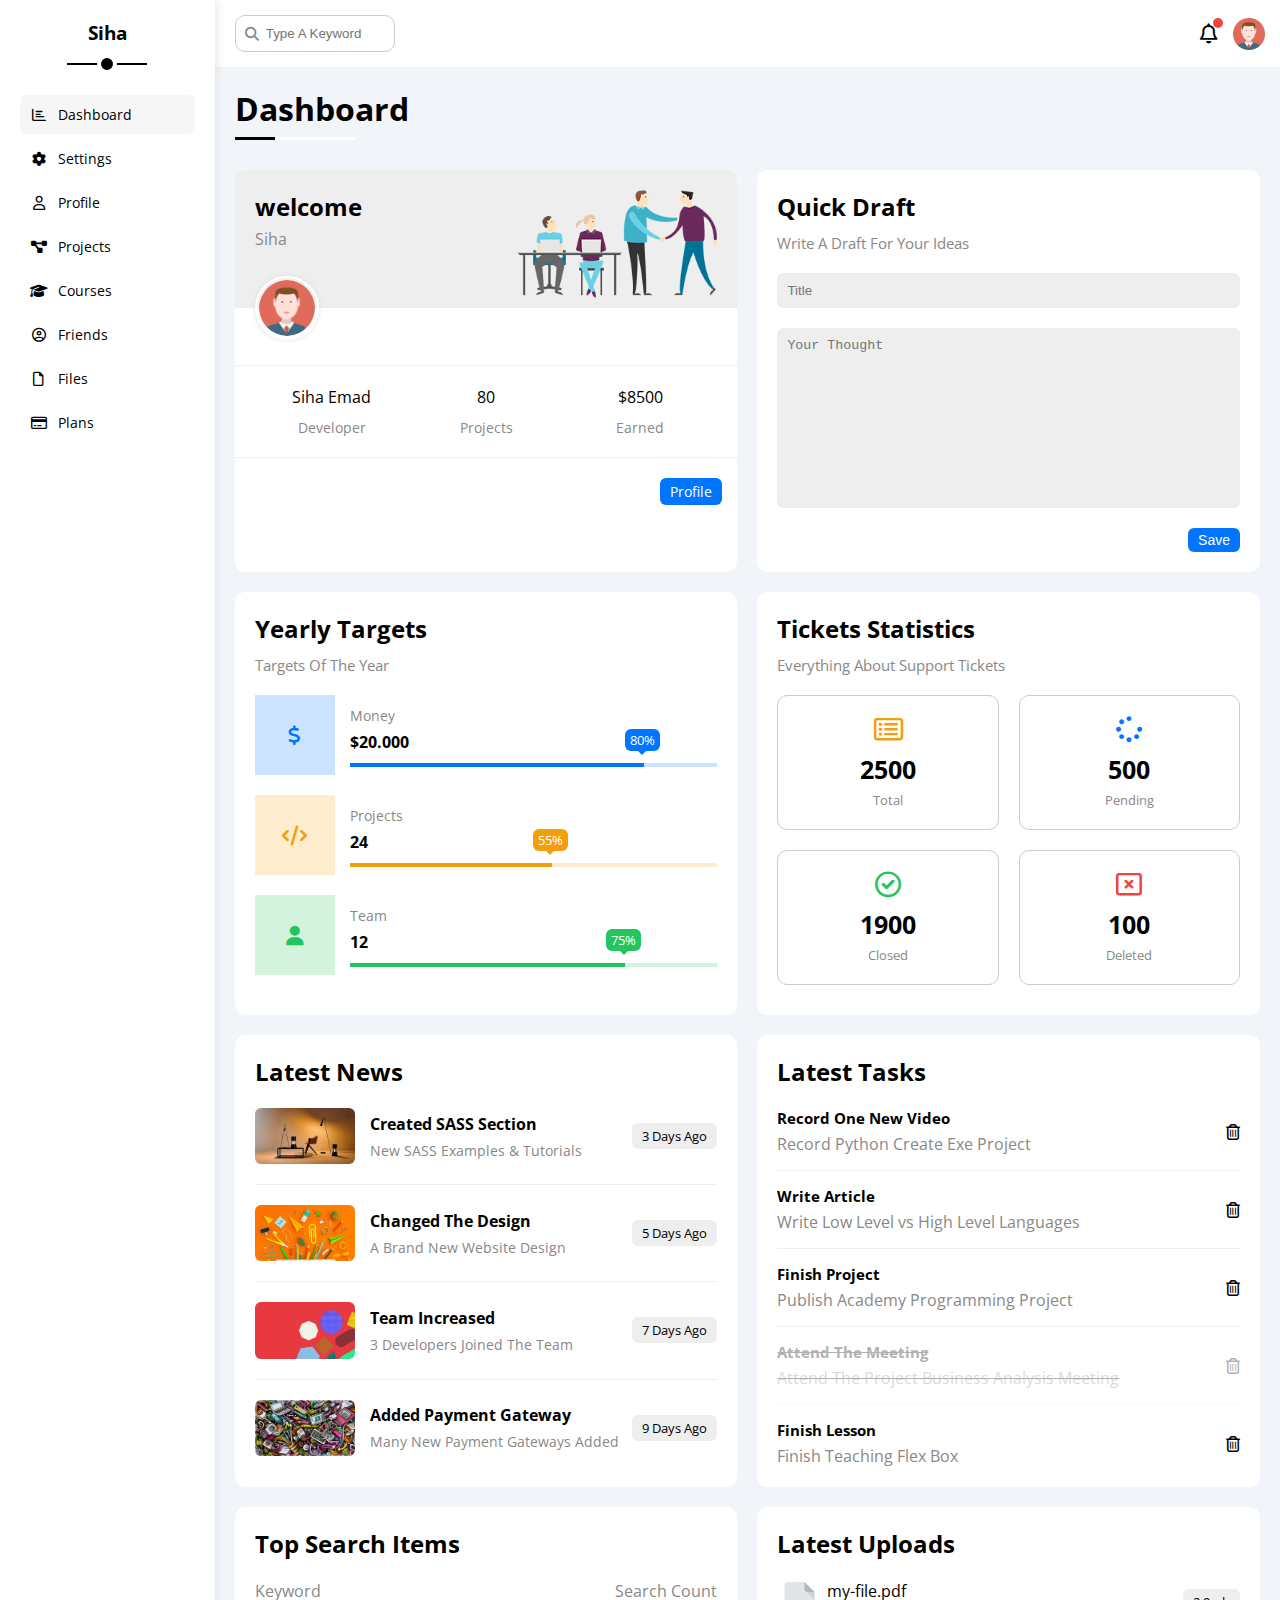
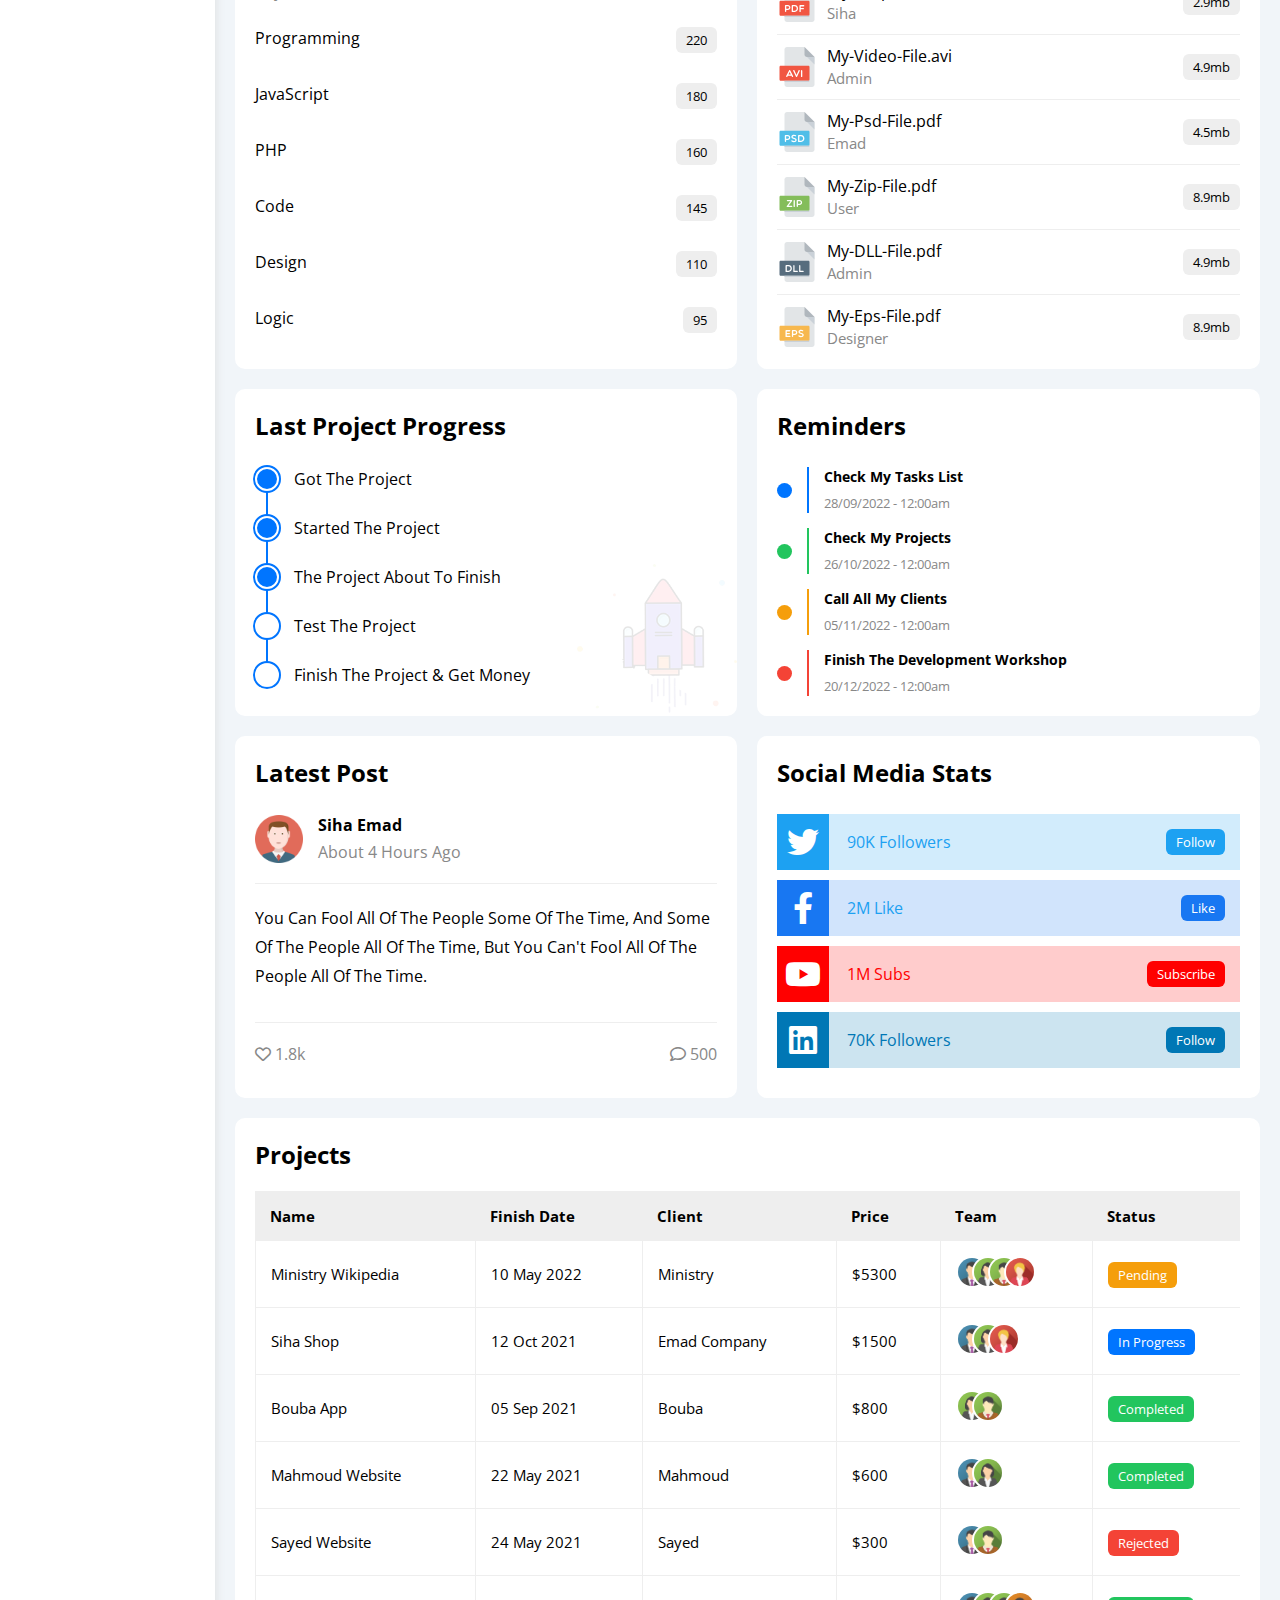
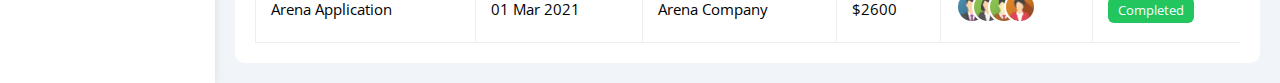
<file: index.html>
<!DOCTYPE html>
<html lang="en">
<head>
  <meta charset="UTF-8">
  <meta http-equiv="X-UA-Compatible" content="IE=edge">
  <meta name="viewport" content="width=device-width, initial-scale=1.0">
  <link rel="stylesheet" href="css/all.min.css">
  <link rel="stylesheet" href="css/framework.css">
  <link rel="stylesheet" href="css/master.css">
  <link rel="preconnect" href="https://fonts.googleapis.com" />
  <link rel="preconnect" href="https://fonts.gstatic.com" crossorigin />
  <link href="https://fonts.googleapis.com/css2?family=Open+Sans:wght@300;500&#038;display=swap" rel="stylesheet" />
  <title>Dashboard</title>
</head>
<body>
  <div class="page d-flex">
    <div class="sidebar bg-white p-20 p-relative">
      <h3 class="p-relative txt-c mt-0">Siha</h3>
      <ul>
        <li>
          <a class="active d-flex align-center fs-14 c-black rad-6 p-10" href="index.html">
            <i class="fa-regular fa-chart-bar fa-fw"></i>
            <span>Dashboard</span>
          </a>
        </li>
        <li>
          <a class="d-flex align-center fs-14 c-black rad-6 p-10" href="settings.html">
            <i class="fa-solid fa-gear fa-fw"></i>
            <span>Settings</span>
          </a>
        </li>
        <li>
          <a class="d-flex align-center fs-14 c-black rad-6 p-10" href="profile.html">
            <i class="fa-regular fa-user fa-fw"></i>
            <span>Profile</span>
          </a>
        </li>
        <li>
          <a class="d-flex align-center fs-14 c-black rad-6 p-10" href="projects.html">
            <i class="fa-solid fa-diagram-project fa-fw"></i>
            <span>Projects</span>
          </a>
        </li>
        <li>
          <a class="d-flex align-center fs-14 c-black rad-6 p-10" href="courses.html">
            <i class="fa-solid fa-graduation-cap fa-fw"></i>
            <span>Courses</span>
          </a>
        </li>
        <li>
          <a class="d-flex align-center fs-14 c-black rad-6 p-10" href="friends.html">
            <i class="fa-regular fa-circle-user fa-fw"></i>
            <span>Friends</span>
          </a>
        </li>
        <li>
          <a class="d-flex align-center fs-14 c-black rad-6 p-10" href="files.html">
            <i class="fa-regular fa-file fa-fw"></i>
            <span>Files</span>
          </a>
        </li>
        <li>
          <a class="d-flex align-center fs-14 c-black rad-6 p-10" href="plans.html">
            <i class="fa-regular fa-credit-card fa-fw"></i>
            <span>Plans</span>
          </a>
        </li>
      </ul>
    </div>
    <div class="content w-full">
      <!-- start head -->
      <div class="head bg-white p-15 between-flex">
        <div class="search p-relative">
          <input class="p-10" type="search" placeholder="Type A Keyword">
        </div>
        <div class="icons d-flex align-center">
          <span class="notification p-relative">
            <i class="fa-regular fa-bell fa-lg"></i>
          </span>
          <img src="imgs/avatar.png" alt="photo">
        </div>
      </div>
      <!-- end head -->
      <h1 class="p-relative">Dashboard</h1>
      <div class="wrapper d-grid gap-20">
        <!-- start welcome widget -->
        <div class="welcome bg-white rad-10 txt-c-mobile block-mobile">
          <div class="intro p-20 d-flex space-between bg-eee">
            <div>
              <h2 class="m-0">welcome</h2>
              <p class="c-grey mt-5">Siha</p>
            </div>
            <img class="hide-mobile" src="imgs/welcome.png" alt="photo">
          </div>
          <img src="imgs/avatar.png" alt="photo" class="avatar">
          <div class="body txt-c d-flex p-20 mt-20 mb-20 block-mobile">
            <div>Siha Emad <span class="d-block c-grey fs-14 mt-10">Developer</span></div>
            <div>80 <span class="d-block c-grey fs-14 mt-10">Projects</span></div>
            <div>$8500 <span class="d-block c-grey fs-14 mt-10">Earned</span></div>
          </div>
          <a href="profile.html" class="visit d-block fs-14 bg-blue c-white w-fit btn-shape">Profile</a>
        </div>
        <!-- end welcome widget -->
        <!-- start quick draft widget -->
        <div class="quick-draft p-20 bg-white rad-10">
          <h2 class="mt-0 mb-10">Quick Draft</h2>
          <p class="mt-0 mb-20 c-grey fs-15">Write A Draft For Your Ideas</p>
          <form>
            <input class="d-block mb-20 w-full p-10 b-none bg-eee rad-6" type="text" placeholder="Title">
            <textarea class="d-block mb-20 w-full p-10 b-none bg-eee rad-6" placeholder="Your Thought"></textarea>
            <input class="save d-block fs-14 bg-blue c-white b-none w-fit btn-shape" type="submit" value="Save">
          </form>
        </div>
        <!-- end quick draft widget -->
        <!-- start targets widget -->
        <div class="targets p-20 bg-white rad-10">
          <h2 class="mt-0 mb-10">Yearly Targets</h2>
          <p class="mt-0 mb-20 c-grey fs-15">Targets Of The Year</p>
          <div class="target-row mb-20 d-flex align-center blue">
            <div class="icon center-flex">
              <i class="fa-solid fa-dollar-sign fa-lg c-blue"></i>
            </div>
            <div class="details">
              <span class="fs-14 c-grey">Money</span>
              <span class="d-block mt-5 mb-10 fw-bold">$20.000</span>
              <div class="progress p-relative">
                <span class="bg-blue blue" style="width: 80%">
                  <span class="bg-blue">80%</span>
                </span>
              </div>
            </div>
          </div>
          <div class="target-row mb-20 d-flex align-center orange">
            <div class="icon center-flex">
              <i class="fa-solid fa-code fa-lg c-orange"></i>
            </div>
            <div class="details">
              <span class="fs-14 c-grey">Projects</span>
              <span class="d-block mt-5 mb-10 fw-bold">24</span>
              <div class="progress p-relative">
                <span class="bg-orange orange" style="width: 55%">
                  <span class="bg-orange">55%</span>
                </span>
              </div>
            </div>
          </div>
          <div class="target-row mb-20 d-flex align-center green">
            <div class="icon center-flex">
              <i class="fa-solid fa-user fa-lg c-green"></i>
            </div>
            <div class="details">
              <span class="fs-14 c-grey">Team</span>
              <span class="d-block mt-5 mb-10 fw-bold">12</span>
              <div class="progress p-relative">
                <span class="bg-green green" style="width: 75%">
                  <span class="bg-green">75%</span>
                </span>
              </div>
            </div>
          </div>
        </div>
        <!-- end targets widget -->
        <!-- start ticket widget -->
        <div class="tickets p-20 bg-white rad-10">
          <h2 class="mt-0 mb-10">Tickets Statistics</h2>
          <p class="mt-0 mb-20 c-grey fs-15">Everything About Support Tickets</p>
          <div class="d-flex txt-c gap-20 f-wrap">
            <div class="box p-20 rad-10 fs-13 c-grey">
              <i class="fa-regular fa-rectangle-list fa-2x mb-10 c-orange"></i>
              <span class="d-block c-black fw-bold fs-25 mb-5">2500</span>
              Total
            </div>
            <div class="box p-20 rad-10 fs-13 c-grey">
              <i class="fa-solid fa-spinner fa-2x mb-10 c-blue"></i>
              <span class="d-block c-black fw-bold fs-25 mb-5">500</span>
              Pending
            </div>
            <div class="box p-20 rad-10 fs-13 c-grey">
              <i class="fa-regular fa-circle-check fa-2x mb-10 c-green"></i>
              <span class="d-block c-black fw-bold fs-25 mb-5">1900</span>
              Closed
            </div>
            <div class="box p-20 rad-10 fs-13 c-grey">
              <i class="fa-regular fa-rectangle-xmark fa-2x mb-10 c-red"></i>
              <span class="d-block c-black fw-bold fs-25 mb-5">100</span>
              Deleted
            </div>
          </div>
        </div>
        <!-- end ticket widget -->
        <!-- start latest news -->
        <div class="latest-news p-20 bg-white rad-10 txt-c-mobile">
          <h2 class="mt-0 mb-20">Latest News</h2>
          <div class="news-row d-flex align-center">
            <img src="imgs/news-01.png" alt="photo">
            <div class="info">
              <h3>Created SASS Section</h3>
              <p class="m-0 fs-14 c-grey">New SASS Examples & Tutorials</p>
            </div>
            <div class="btn-shape bg-eee fs-13 label">3 Days Ago</div>
          </div>
          <div class="news-row d-flex align-center">
            <img src="imgs/news-02.png" alt="photo">
            <div class="info">
              <h3>Changed The Design</h3>
              <p class="m-0 fs-14 c-grey">A Brand New Website Design</p>
            </div>
            <div class="btn-shape bg-eee fs-13 label">5 Days Ago</div>
          </div>
          <div class="news-row d-flex align-center">
            <img src="imgs/news-03.png" alt="photo">
            <div class="info">
              <h3>Team Increased</h3>
              <p class="m-0 fs-14 c-grey">3 Developers Joined The Team</p>
            </div>
            <div class="btn-shape bg-eee fs-13 label">7 Days Ago</div>
          </div>
          <div class="news-row d-flex align-center">
            <img src="imgs/news-04.png" alt="photo">
            <div class="info">
              <h3>Added Payment Gateway</h3>
              <p class="m-0 fs-14 c-grey">Many New Payment Gateways Added</p>
            </div>
            <div class="btn-shape bg-eee fs-13 label">9 Days Ago</div>
          </div>
        </div>
        <!-- end latest news -->
        <!-- start tasks -->
        <div class="tasks p-20 bg-white rad-10">
          <h2 class="mt-0 mb-20">Latest Tasks</h2>
          <div class="task-row between-flex">
            <div class="info">
              <h3 class="mt-0 mb-5 fs-15">Record One New Video</h3>
              <p class="m-0 c-grey">Record Python Create Exe Project</p>
            </div>
            <i class="fa-regular fa-trash-can delete"></i>
          </div>
          <div class="task-row between-flex">
            <div class="info">
              <h3 class="mt-0 mb-5 fs-15">Write Article</h3>
              <p class="m-0 c-grey">Write Low Level vs High Level Languages</p>
            </div>
            <i class="fa-regular fa-trash-can delete"></i>
          </div>
          <div class="task-row between-flex">
            <div class="info">
              <h3 class="mt-0 mb-5 fs-15">Finish Project</h3>
              <p class="m-0 c-grey">Publish Academy Programming Project</p>
            </div>
            <i class="fa-regular fa-trash-can delete"></i>
          </div>
          <div class="task-row between-flex done">
            <div class="info">
              <h3 class="mt-0 mb-5 fs-15">Attend The Meeting</h3>
              <p class="m-0 c-grey">Attend The Project Business Analysis Meeting</p>
            </div>
            <i class="fa-regular fa-trash-can delete"></i>
          </div>
          <div class="task-row between-flex">
            <div class="info">
              <h3 class="mt-0 mb-5 fs-15">Finish Lesson</h3>
              <p class="m-0 c-grey">Finish Teaching Flex Box</p>
            </div>
            <i class="fa-regular fa-trash-can delete"></i>
          </div>
        </div>
        <!-- end tasks -->
        <!-- start top search word widget -->
        <div class="search-items p-20 bg-white rad-10">
          <h2 class="mt-0 mb-20">Top Search Items</h2>
          <div class="items-head d-flex space-between c-grey mb-10">
            <div>Keyword</div>
            <div>Search Count</div>
          </div>
          <div class="items d-flex space-between pt-15 pb-15">
            <span>Programming</span>
            <span class="bg-eee fs-13 btn-shape">220</span>
          </div>
          <div class="items d-flex space-between pt-15 pb-15">
            <span>JavaScript</span>
            <span class="bg-eee btn-shape fs-13">180</span>
          </div>
          <div class="items d-flex space-between pt-15 pb-15">
            <span>PHP</span>
            <span class="bg-eee btn-shape fs-13">160</span>
          </div>
          <div class="items d-flex space-between pt-15 pb-15">
            <span>Code</span>
            <span class="bg-eee btn-shape fs-13">145</span>
          </div>
          <div class="items d-flex space-between pt-15 pb-15">
            <span>Design</span>
            <span class="bg-eee btn-shape fs-13">110</span>
          </div>
          <div class="items d-flex space-between pt-15 pb-15">
            <span>Logic</span>
            <span class="bg-eee btn-shape fs-13">95</span>
          </div>
        </div>
        <!-- end top search word widget -->
        <!-- start latest uploads -->
        <div class="latest-uploads p-20 bg-white rad-10">
          <h2 class="mt-0 mb-20">Latest Uploads</h2>
          <ul class="m-0">
              <li class="between-flex pb-10 mb-10">
                <div class="d-flex align-center">
                  <img class="mr-10" src="imgs/pdf.svg" alt="photo" />
                  <div>
                    <span class="d-block">my-file.pdf</span>
                    <span class="fs-15 c-grey">Siha</span>
                  </div>
                </div>
                <div class="bg-eee btn-shape fs-13">2.9mb</div>
              </li>
              <li class="between-flex pb-10 mb-10">
                <div class="d-flex align-center">
                  <img class="mr-10" src="imgs/avi.svg" alt="photo" />
                  <div>
                    <span class="d-block">My-Video-File.avi</span>
                    <span class="fs-15 c-grey">Admin</span>
                  </div>
                </div>
                <div class="bg-eee btn-shape fs-13">4.9mb</div>
              </li>
              <li class="between-flex pb-10 mb-10">
                <div class="d-flex align-center">
                  <img class="mr-10" src="imgs/psd.svg" alt="photo" />
                  <div>
                    <span class="d-block">My-Psd-File.pdf</span>
                    <span class="fs-15 c-grey">Emad</span>
                  </div>
                </div>
                <div class="bg-eee btn-shape fs-13">4.5mb</div>
              </li>
              <li class="between-flex pb-10 mb-10">
                <div class="d-flex align-center">
                  <img class="mr-10" src="imgs/zip.svg" alt="photo" />
                  <div>
                    <span class="d-block">My-Zip-File.pdf</span>
                    <span class="fs-15 c-grey">User</span>
                  </div>
                </div>
                <div class="bg-eee btn-shape fs-13">8.9mb</div>
              </li>
              <li class="between-flex pb-10 mb-10">
                <div class="d-flex align-center">
                  <img class="mr-10" src="imgs/dll.svg" alt="photo" />
                  <div>
                    <span class="d-block">My-DLL-File.pdf</span>
                    <span class="fs-15 c-grey">Admin</span>
                  </div>
                </div>
                <div class="bg-eee btn-shape fs-13">4.9mb</div>
              </li>
              <li class="between-flex">
                <div class="d-flex align-center">
                  <img class="mr-10" src="imgs/eps.svg" alt="photo" />
                  <div>
                    <span class="d-block">My-Eps-File.pdf</span>
                    <span class="fs-15 c-grey">Designer</span>
                  </div>
                </div>
                <div class="bg-eee btn-shape fs-13">8.9mb</div>
              </li>
            </ul>
        </div>
        <!-- end latest uploads -->
        <!-- start last project progress widget -->
        <div class="last-project p-20 bg-white rad-10 p-relative">
          <h2 class="mt-0 mb-20">Last Project Progress</h2>
          <ul class="m-0 p-relative">
            <li class="mt-25 d-flex align-center done">Got The Project</li>
            <li class="mt-25 d-flex align-center done">Started The Project</li>
            <li class="mt-25 d-flex align-center done">The Project About To Finish</li>
            <li class="mt-25 d-flex align-center current">Test The Project</li>
            <li class="mt-25 d-flex align-center">Finish The Project & Get Money</li>
          </ul>
          <img class="launch-icon hide-mobile" src="imgs/project.png" alt="photo">
        </div>
        <!-- end last project progress widget -->
        <!-- start reminders widget -->
        <div class="reminders p-20 bg-white rad-10 p-relative">
          <h2 class="mt-0 mb-25">Reminders</h2>
          <ul class="m-0">
            <li class="d-flex align-center mt-15">
              <span class="key bg-blue mr-15 d-block rad-half"></span>
              <div class="pl-15 blue">
                <p class="fs-14 fw-bold mt-0 mb-5">Check My Tasks List</p>
                <span class="fs-13 c-grey">28/09/2022 - 12:00am</span>
              </div>
            </li>
            <li class="d-flex align-center mt-15">
              <span class="key bg-green mr-15 d-block rad-half"></span>
              <div class="pl-15 green">
                <p class="fs-14 fw-bold mt-0 mb-5">Check My Projects</p>
                <span class="fs-13 c-grey">26/10/2022 - 12:00am</span>
              </div>
            </li>
            <li class="d-flex align-center mt-15">
              <span class="key bg-orange mr-15 d-block rad-half"></span>
              <div class="pl-15 orange">
                <p class="fs-14 fw-bold mt-0 mb-5">Call All My Clients</p>
                <span class="fs-13 c-grey">05/11/2022 - 12:00am</span>
              </div>
            </li>
            <li class="d-flex align-center mt-15">
              <span class="key bg-red mr-15 d-block rad-half"></span>
              <div class="pl-15 red">
                <p class="fs-14 fw-bold mt-0 mb-5">Finish The Development Workshop</p>
                <span class="fs-13 c-grey">20/12/2022 - 12:00am</span>
              </div>
            </li>
          </ul>
        </div>
        <!-- end reminders widget -->
        <!-- start latest post widget -->
        <div class="latest-post p-20 bg-white rad-10 p-relative">
          <h2 class="mt-0 mb-25">Latest Post</h2>
          <div class="top d-flex align-center">
            <img class="avatar mr-15" src="imgs/avatar.png" alt="photo">
            <div class="info">
              <span class="d-block mb-5 fw-bold">Siha Emad</span>
              <span class="c-grey">About 4 Hours Ago</span>
            </div>
          </div>
          <div class="post-content txt-c-mobile pt-20 pb-20 mt-20 mb-20">
            You Can Fool All Of The People Some Of The Time, And Some Of The People All Of The Time, But You Can't Fool All Of The People All Of The Time.
          </div>
          <div class="post-stats between-flex c-grey">
            <div>
              <i class="fa-regular fa-heart"></i>
              <span>1.8k</span>
            </div>
            <div>
              <i class="fa-regular fa-comment"></i>
              <span>500</span>
            </div>
          </div>
        </div>
        <!-- end latest post widget -->
        <!-- start social media stats widget -->
        <div class="social-media p-20 bg-white rad-10 p-relative">
          <h2 class="mt-0 mb-25">Social Media Stats</h2>
          <div class="box twitter p-15 p-relative mb-10 between-flex">
            <i class="fa-brands fa-twitter fa-2x c-white h-full center-flex"></i>
            <span>90K Followers</span>
            <a class="fs-13 c-white btn-shape" href="#">Follow</a>
          </div>
          <div class="box facebook p-15 p-relative mb-10 between-flex">
            <i class="fa-brands fa-facebook-f fa-2x c-white h-full center-flex"></i>
            <span>2M Like</span>
            <a class="fs-13 c-white btn-shape" href="#">Like</a>
          </div>
          <div class="box youtube p-15 p-relative mb-10 between-flex">
            <i class="fa-brands fa-youtube fa-2x c-white h-full center-flex"></i>
            <span>1M Subs</span>
            <a class="fs-13 c-white btn-shape" href="#">Subscribe</a>
          </div>
          <div class="box linkedin p-15 p-relative mb-10 between-flex">
            <i class="fa-brands fa-linkedin fa-2x c-white h-full center-flex"></i>
            <span>70K Followers</span>
            <a class="fs-13 c-white btn-shape" href="#">Follow</a>
          </div>
        </div>
        <!-- end social media stats widget -->
      </div>
      <!-- start projects table -->
      <div class="projects p-20 bg-white rad-10 m-20">
        <h2 class="mt-0 mb-20">Projects</h2>
        <div class="responsive-table">
          <table class="fs-15 w-full">
            <thead>
              <tr>
                <td>Name</td>
                <td>Finish Date</td>
                <td>Client</td>
                <td>Price</td>
                <td>Team</td>
                <td>Status</td>
              </tr>
            </thead>
            <tbody>
              <tr>
                <td>Ministry Wikipedia</td>
                <td>10 May 2022</td>
                <td>Ministry</td>
                <td>$5300</td>
                <td>
                  <img src="imgs/team-01.png"  alt="photo" />
                  <img src="imgs/team-02.png"  alt="photo" />
                  <img src="imgs/team-03.png"  alt="photo" />
                  <img src="imgs/team-05.png"  alt="photo" />
                </td>
                <td>
                  <span class="label btn-shape bg-orange c-white">Pending</span>
                </td>
              </tr>
              <tr>
                <td>Siha Shop</td>
                <td>12 Oct 2021</td>
                <td>Emad Company</td>
                <td>$1500</td>
                <td>
                  <img src="imgs/team-01.png"  alt="photo" />
                  <img src="imgs/team-02.png"  alt="photo" />
                  <img src="imgs/team-05.png"  alt="photo" />
                </td>
                <td><span class="label btn-shape bg-blue c-white">In Progress</span></td>
              </tr>
              <tr>
                <td>Bouba App</td>
                <td>05 Sep 2021</td>
                <td>Bouba</td>
                <td>$800</td>
                <td>
                  <img src="imgs/team-02.png"  alt="photo" />
                  <img src="imgs/team-03.png"  alt="photo" />
                </td>
                <td><span class="label btn-shape bg-green c-white">Completed</span></td>
              </tr>
              <tr>
                <td>Mahmoud Website</td>
                <td>22 May 2021</td>
                <td>Mahmoud</td>
                <td>$600</td>
                <td>
                  <img src="imgs/team-01.png"  alt="photo" />
                  <img src="imgs/team-02.png"  alt="photo" />
                </td>
                <td><span class="label btn-shape bg-green c-white">Completed</span></td>
              </tr>
              <tr>
                <td>Sayed Website</td>
                <td>24 May 2021</td>
                <td>Sayed</td>
                <td>$300</td>
                <td>
                  <img src="imgs/team-01.png"  alt="photo" />
                  <img src="imgs/team-03.png"  alt="photo" />
                </td>
                <td><span class="label btn-shape bg-red c-white">Rejected</span></td>
              </tr>
              <tr>
                <td>Arena Application</td>
                <td>01 Mar 2021</td>
                <td>Arena Company</td>
                <td>$2600</td>
                <td>
                  <img src="imgs/team-01.png"  alt="photo" />
                  <img src="imgs/team-02.png"  alt="photo" />
                  <img src="imgs/team-03.png"  alt="photo" />
                  <img src="imgs/team-04.png"  alt="photo" />
                </td>
                <td><span class="label btn-shape bg-green c-white">Completed</span></td>
              </tr>
            </tbody>
          </table>
        </div>
      </div>
      <!-- end projects table -->
    </div>
  </div>
</body>
</html>
</file>
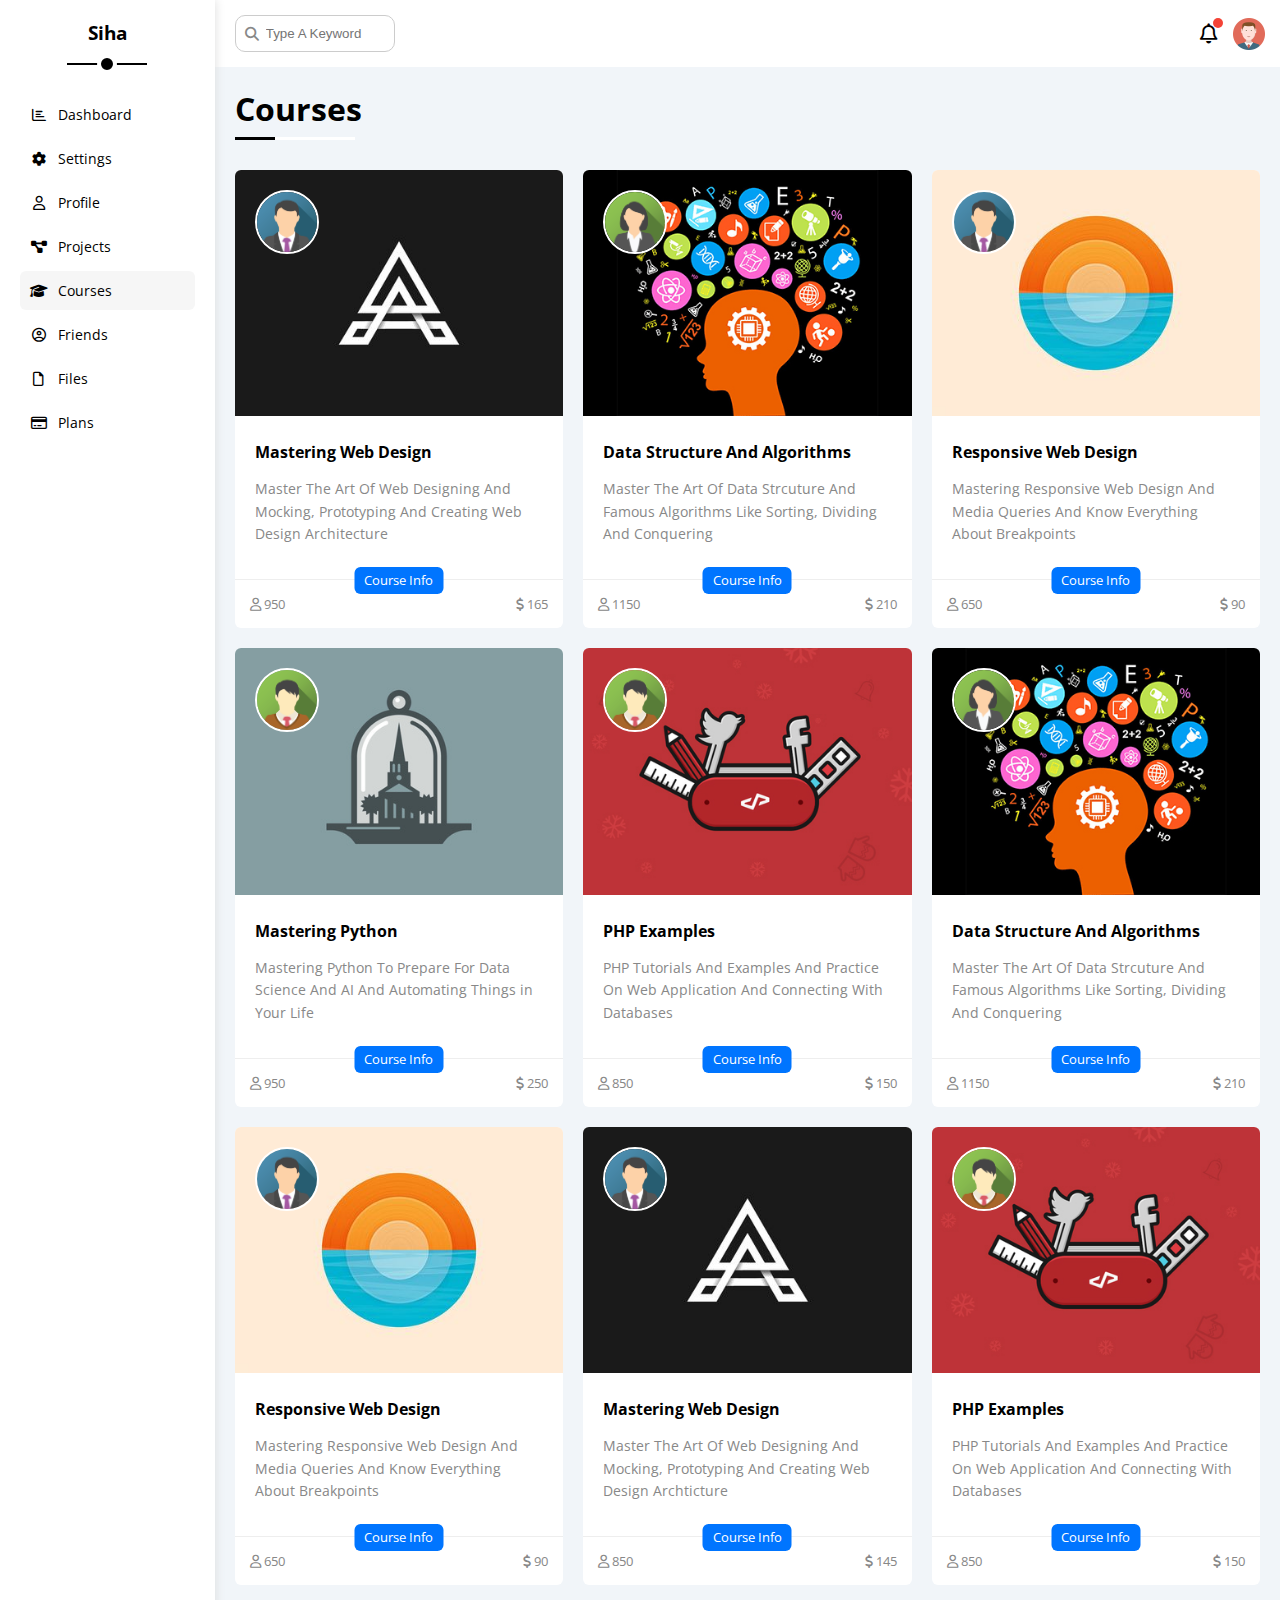
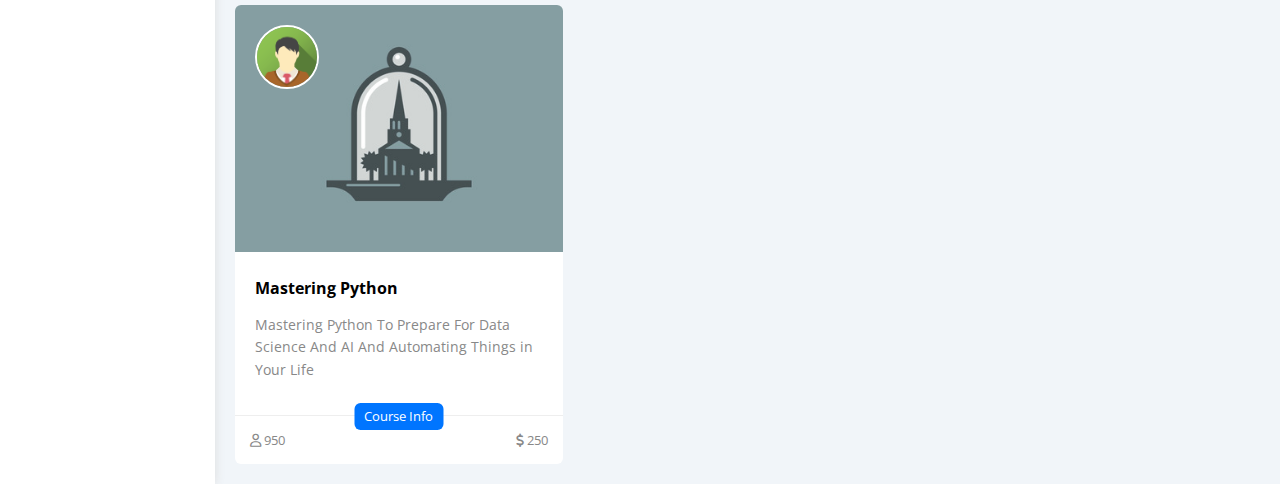
<file: courses.html>
<!DOCTYPE html>
<html lang="en">
<head>
  <meta charset="UTF-8">
  <meta http-equiv="X-UA-Compatible" content="IE=edge">
  <meta name="viewport" content="width=device-width, initial-scale=1.0">
  <link rel="stylesheet" href="css/all.min.css">
  <link rel="stylesheet" href="css/framework.css">
  <link rel="stylesheet" href="css/master.css">
  <link rel="preconnect" href="https://fonts.googleapis.com" />
  <link rel="preconnect" href="https://fonts.gstatic.com" crossorigin />
  <link href="https://fonts.googleapis.com/css2?family=Open+Sans:wght@300;500&#038;display=swap" rel="stylesheet" />
  <title>Courses</title>
</head>
<body>
  <div class="page d-flex">
    <div class="sidebar bg-white p-20 p-relative">
      <h3 class="p-relative txt-c mt-0">Siha</h3>
      <ul>
        <li>
          <a class="d-flex align-center fs-14 c-black rad-6 p-10" href="index.html">
            <i class="fa-regular fa-chart-bar fa-fw"></i>
            <span>Dashboard</span>
          </a>
        </li>
        <li>
          <a class="d-flex align-center fs-14 c-black rad-6 p-10" href="settings.html">
            <i class="fa-solid fa-gear fa-fw"></i>
            <span>Settings</span>
          </a>
        </li>
        <li>
          <a class="d-flex align-center fs-14 c-black rad-6 p-10" href="profile.html">
            <i class="fa-regular fa-user fa-fw"></i>
            <span>Profile</span>
          </a>
        </li>
        <li>
          <a class="d-flex align-center fs-14 c-black rad-6 p-10" href="projects.html">
            <i class="fa-solid fa-diagram-project fa-fw"></i>
            <span>Projects</span>
          </a>
        </li>
        <li>
          <a class="active d-flex align-center fs-14 c-black rad-6 p-10" href="courses.html">
            <i class="fa-solid fa-graduation-cap fa-fw"></i>
            <span>Courses</span>
          </a>
        </li>
        <li>
          <a class="d-flex align-center fs-14 c-black rad-6 p-10" href="friends.html">
            <i class="fa-regular fa-circle-user fa-fw"></i>
            <span>Friends</span>
          </a>
        </li>
        <li>
          <a class="d-flex align-center fs-14 c-black rad-6 p-10" href="files.html">
            <i class="fa-regular fa-file fa-fw"></i>
            <span>Files</span>
          </a>
        </li>
        <li>
          <a class="d-flex align-center fs-14 c-black rad-6 p-10" href="plans.html">
            <i class="fa-regular fa-credit-card fa-fw"></i>
            <span>Plans</span>
          </a>
        </li>
      </ul>
    </div>
    <div class="content w-full">
      <!-- start head -->
      <div class="head bg-white p-15 between-flex">
        <div class="search p-relative">
          <input class="p-10" type="search" placeholder="Type A Keyword">
        </div>
        <div class="icons d-flex align-center">
          <span class="notification p-relative">
            <i class="fa-regular fa-bell fa-lg"></i>
          </span>
          <img src="imgs/avatar.png" alt="photo">
        </div>
      </div>
      <!-- end head -->
      <h1 class="p-relative">Courses</h1>
      <div class="courses-page d-grid m-20 gap-20">
        <div class="course bg-white rad-6 p-relative">
          <img class="cover" src="imgs/course-01.jpg"  alt="photo" />
          <img class="instructor" src="imgs/team-01.png"  alt="photo" />
          <div class="p-20">
            <h4 class="m-0">Mastering Web Design</h4>
            <p class="description c-grey mt-15 fs-14">
              Master The Art Of Web Designing And Mocking, Prototyping And Creating Web Design Architecture
            </p>
          </div>
          <div class="info p-15 p-relative between-flex">
            <span class="title bg-blue c-white btn-shape">Course Info</span>
            <span class="c-grey">
              <i class="fa-regular fa-user"></i>
              950
            </span>
            <span class="c-grey">
              <i class="fa-solid fa-dollar-sign"></i>
              165
            </span>
          </div>
        </div>
        <div class="course bg-white rad-6 p-relative">
          <img class="cover" src="imgs/course-02.jpg"  alt="photo" />
          <img class="instructor" src="imgs/team-02.png"  alt="photo" />
          <div class="p-20">
            <h4 class="m-0">Data Structure And Algorithms</h4>
            <p class="description c-grey mt-15 fs-14">
              Master The Art Of Data Strcuture And Famous Algorithms Like Sorting, Dividing And Conquering
            </p>
          </div>
          <div class="info p-15 p-relative between-flex">
            <span class="title bg-blue c-white btn-shape">Course Info</span>
            <span class="c-grey"> <i class="fa-regular fa-user"></i> 1150</span>
            <span class="c-grey"><i class="fa-solid fa-dollar-sign"></i> 210</span>
          </div>
        </div>
        <div class="course bg-white rad-6 p-relative">
          <img class="cover" src="imgs/course-03.jpg"  alt="photo" />
          <img class="instructor" src="imgs/team-01.png"  alt="photo" />
          <div class="p-20">
            <h4 class="m-0">Responsive Web Design</h4>
            <p class="description c-grey mt-15 fs-14">
              Mastering Responsive Web Design And Media Queries And Know Everything About Breakpoints
            </p>
          </div>
          <div class="info p-15 p-relative between-flex">
            <span class="title bg-blue c-white btn-shape">Course Info</span>
            <span class="c-grey"> <i class="fa-regular fa-user"></i> 650</span>
            <span class="c-grey"><i class="fa-solid fa-dollar-sign"></i> 90</span>
          </div>
        </div>
        <div class="course bg-white rad-6 p-relative">
          <img class="cover" src="imgs/course-04.jpg"  alt="photo" />
          <img class="instructor" src="imgs/team-03.png"  alt="photo" />
          <div class="p-20">
            <h4 class="m-0">Mastering Python</h4>
            <p class="description c-grey mt-15 fs-14">
              Mastering Python To Prepare For Data Science And AI And Automating Things in Your Life
            </p>
          </div>
          <div class="info p-15 p-relative between-flex">
            <span class="title bg-blue c-white btn-shape">Course Info</span>
            <span class="c-grey"> <i class="fa-regular fa-user"></i> 950</span>
            <span class="c-grey"><i class="fa-solid fa-dollar-sign"></i> 250</span>
          </div>
        </div>
        <div class="course bg-white rad-6 p-relative">
          <img class="cover" src="imgs/course-05.jpg"  alt="photo" />
          <img class="instructor" src="imgs/team-03.png"  alt="photo" />
          <div class="p-20">
            <h4 class="m-0">PHP Examples</h4>
            <p class="description c-grey mt-15 fs-14">
              PHP Tutorials And Examples And Practice On Web Application And Connecting With Databases
            </p>
          </div>
          <div class="info p-15 p-relative between-flex">
            <span class="title bg-blue c-white btn-shape">Course Info</span>
            <span class="c-grey"> <i class="fa-regular fa-user"></i> 850</span>
            <span class="c-grey"><i class="fa-solid fa-dollar-sign"></i> 150</span>
          </div>
        </div>
        <div class="course bg-white rad-6 p-relative">
          <img class="cover" src="imgs/course-02.jpg"  alt="photo" />
          <img class="instructor" src="imgs/team-02.png"  alt="photo" />
          <div class="p-20">
            <h4 class="m-0">Data Structure And Algorithms</h4>
            <p class="description c-grey mt-15 fs-14">
              Master The Art Of Data Strcuture And Famous Algorithms Like Sorting, Dividing And Conquering
            </p>
          </div>
          <div class="info p-15 p-relative between-flex">
            <span class="title bg-blue c-white btn-shape">Course Info</span>
            <span class="c-grey"> <i class="fa-regular fa-user"></i> 1150</span>
            <span class="c-grey"><i class="fa-solid fa-dollar-sign"></i> 210</span>
          </div>
        </div>
        <div class="course bg-white rad-6 p-relative">
          <img class="cover" src="imgs/course-03.jpg"  alt="photo" />
          <img class="instructor" src="imgs/team-01.png"  alt="photo" />
          <div class="p-20">
            <h4 class="m-0">Responsive Web Design</h4>
            <p class="description c-grey mt-15 fs-14">
              Mastering Responsive Web Design And Media Queries And Know Everything About Breakpoints
            </p>
          </div>
          <div class="info p-15 p-relative between-flex">
            <span class="title bg-blue c-white btn-shape">Course Info</span>
            <span class="c-grey"> <i class="fa-regular fa-user"></i> 650</span>
            <span class="c-grey"><i class="fa-solid fa-dollar-sign"></i> 90</span>
          </div>
        </div>
        <div class="course bg-white rad-6 p-relative">
          <img class="cover" src="imgs/course-01.jpg"  alt="photo" />
          <img class="instructor" src="imgs/team-01.png"  alt="photo" />
          <div class="p-20">
            <h4 class="m-0">Mastering Web Design</h4>
            <p class="description c-grey mt-15 fs-14">
              Master The Art Of Web Designing And Mocking, Prototyping And Creating Web Design Archticture
            </p>
          </div>
          <div class="info p-15 p-relative between-flex">
            <span class="title bg-blue c-white btn-shape">Course Info</span>
            <span class="c-grey"> <i class="fa-regular fa-user"></i> 850</span>
            <span class="c-grey"><i class="fa-solid fa-dollar-sign"></i> 145</span>
          </div>
        </div>
        <div class="course bg-white rad-6 p-relative">
          <img class="cover" src="imgs/course-05.jpg"  alt="photo" />
          <img class="instructor" src="imgs/team-03.png"  alt="photo" />
          <div class="p-20">
            <h4 class="m-0">PHP Examples</h4>
            <p class="description c-grey mt-15 fs-14">
              PHP Tutorials And Examples And Practice On Web Application And Connecting With Databases
            </p>
          </div>
          <div class="info p-15 p-relative between-flex">
            <span class="title bg-blue c-white btn-shape">Course Info</span>
            <span class="c-grey"> <i class="fa-regular fa-user"></i> 850</span>
            <span class="c-grey"><i class="fa-solid fa-dollar-sign"></i> 150</span>
          </div>
        </div>
        <div class="course bg-white rad-6 p-relative">
          <img class="cover" src="imgs/course-04.jpg"  alt="photo" />
          <img class="instructor" src="imgs/team-03.png"  alt="photo" />
          <div class="p-20">
            <h4 class="m-0">Mastering Python</h4>
            <p class="description c-grey mt-15 fs-14">
              Mastering Python To Prepare For Data Science And AI And Automating Things in Your Life
            </p>
          </div>
          <div class="info p-15 p-relative between-flex">
            <span class="title bg-blue c-white btn-shape">Course Info</span>
            <span class="c-grey"> <i class="fa-regular fa-user"></i> 950</span>
            <span class="c-grey"><i class="fa-solid fa-dollar-sign"></i> 250</span>
          </div>
        </div>
      </div>
    </div>
  </div>
</body>
</html>
</file>
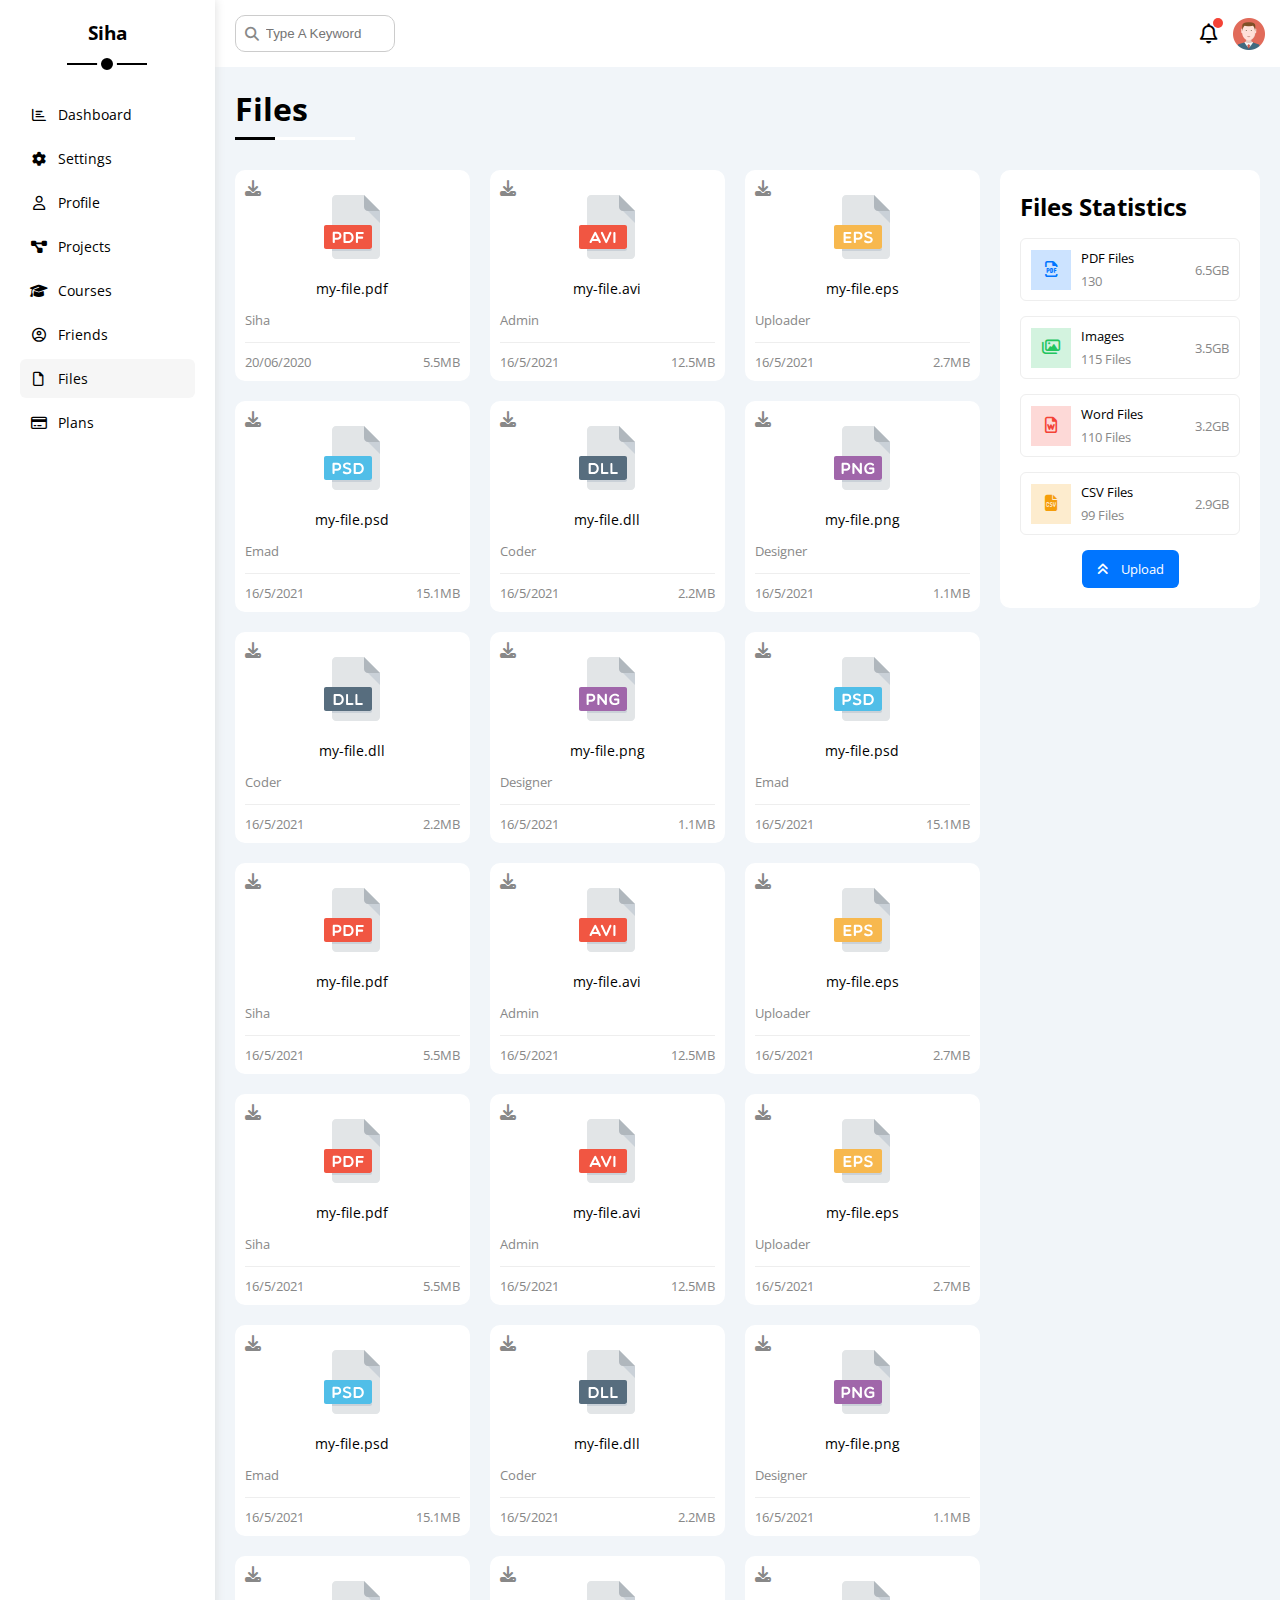
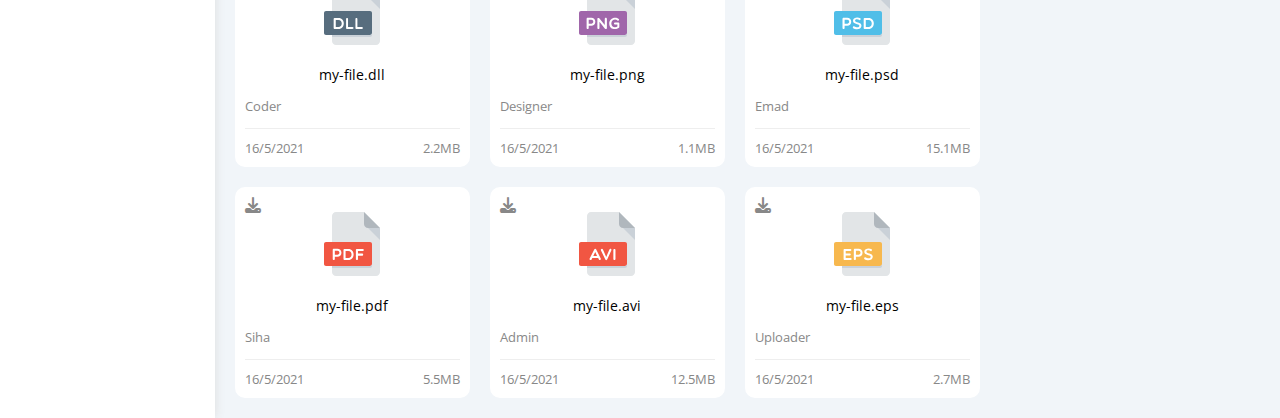
<file: files.html>
<!DOCTYPE html>
<html lang="en">
<head>
  <meta charset="UTF-8">
  <meta http-equiv="X-UA-Compatible" content="IE=edge">
  <meta name="viewport" content="width=device-width, initial-scale=1.0">
  <link rel="stylesheet" href="css/all.min.css">
  <link rel="stylesheet" href="css/framework.css">
  <link rel="stylesheet" href="css/master.css">
  <link rel="preconnect" href="https://fonts.googleapis.com" />
  <link rel="preconnect" href="https://fonts.gstatic.com" crossorigin />
  <link href="https://fonts.googleapis.com/css2?family=Open+Sans:wght@300;500&#038;display=swap" rel="stylesheet" />
  <title>Files</title>
</head>
  <body>
    <div class="page d-flex">
      <div class="sidebar bg-white p-20 p-relative">
        <h3 class="p-relative txt-c mt-0">Siha</h3>
        <ul>
          <li>
            <a class="d-flex align-center fs-14 c-black rad-6 p-10" href="index.html">
              <i class="fa-regular fa-chart-bar fa-fw"></i>
              <span>Dashboard</span>
            </a>
          </li>
          <li>
            <a class="d-flex align-center fs-14 c-black rad-6 p-10" href="settings.html">
              <i class="fa-solid fa-gear fa-fw"></i>
              <span>Settings</span>
            </a>
          </li>
          <li>
            <a class="d-flex align-center fs-14 c-black rad-6 p-10" href="profile.html">
              <i class="fa-regular fa-user fa-fw"></i>
              <span>Profile</span>
            </a>
          </li>
          <li>
            <a class="d-flex align-center fs-14 c-black rad-6 p-10" href="projects.html">
              <i class="fa-solid fa-diagram-project fa-fw"></i>
              <span>Projects</span>
            </a>
          </li>
          <li>
            <a class="d-flex align-center fs-14 c-black rad-6 p-10" href="courses.html">
              <i class="fa-solid fa-graduation-cap fa-fw"></i>
              <span>Courses</span>
            </a>
          </li>
          <li>
            <a class="d-flex align-center fs-14 c-black rad-6 p-10" href="friends.html">
              <i class="fa-regular fa-circle-user fa-fw"></i>
              <span>Friends</span>
            </a>
          </li>
          <li>
            <a class="active d-flex align-center fs-14 c-black rad-6 p-10" href="files.html">
              <i class="fa-regular fa-file fa-fw"></i>
              <span>Files</span>
            </a>
          </li>
          <li>
            <a class="d-flex align-center fs-14 c-black rad-6 p-10" href="plans.html">
              <i class="fa-regular fa-credit-card fa-fw"></i>
              <span>Plans</span>
            </a>
          </li>
        </ul>
      </div>
      <div class="content w-full">
        <!-- start head -->
        <div class="head bg-white p-15 between-flex">
          <div class="search p-relative">
            <input class="p-10" type="search" placeholder="Type A Keyword">
          </div>
          <div class="icons d-flex align-center">
            <span class="notification p-relative">
              <i class="fa-regular fa-bell fa-lg"></i>
            </span>
            <img src="imgs/avatar.png" alt="photo">
          </div>
        </div>
        <!-- end head -->
        <h1 class="p-relative">Files</h1>
        <div class="files-page d-flex m-20 gap-20">
          <div class="files-stats p-20 bg-white rad-10">
            <h2 class="mt-0 mb-15 txt-c-mobile">Files Statistics</h2>
            <div class="d-flex align-center border-eee p-10 rad-6 mb-15 fs-13">
              <i class="fa-regular fa-file-pdf fa-lg blue center-flex c-blue icon"></i>
              <div class="info">
                <span>PDF Files</span>
                <span class="c-grey d-block mt-5">130</span>
              </div>
              <div class="size c-grey">6.5GB</div>
            </div>
            <div class="d-flex align-center border-eee p-10 rad-6 mb-15 fs-13">
              <i class="fa-regular fa-images fa-lg green center-flex c-green icon"></i>
              <div class="info">
                <span>Images</span>
                <span class="c-grey d-block mt-5">115 Files</span>
              </div>
              <div class="size c-grey">3.5GB</div>
            </div>
            <div class="d-flex align-center border-eee p-10 rad-6 mb-15 fs-13">
              <i class="fa-regular fa-file-word fa-lg red center-flex c-red icon"></i>
              <div class="info">
                <span>Word Files</span>
                <span class="c-grey d-block mt-5">110 Files</span>
              </div>
              <div class="size c-grey">3.2GB</div>
            </div>
            <div class="d-flex align-center border-eee p-10 rad-6 fs-13">
              <i class="fa-solid fa-file-csv fa-lg orange center-flex c-orange icon"></i>
              <div class="info">
                <span>CSV Files</span>
                <span class="c-grey d-block mt-5">99 Files</span>
              </div>
              <div class="size c-grey">2.9GB</div>
            </div>
            <a class="upload bg-blue c-white fs-13 rad-6 d-block w-fit" href="#">
              <i class="fa-solid fa-angles-up mr-10"></i>
              Upload
            </a>
          </div>
          <div class="files-content d-grid gap-20">
            <div class="file bg-white p-10 rad-10">
              <i class="fa-solid fa-download c-grey p-absolute"></i>
              <div class="icon txt-c">
                <img class="mt-15 mb-15" src="imgs/pdf.svg"  alt="photo" />
              </div>
              <div class="txt-c mb-10 fs-14">my-file.pdf</div>
              <p class="c-grey fs-13">Siha</p>
              <div class="info between-flex mt-10 pt-10 fs-13 c-grey">
                <span>20/06/2020</span>
                <span>5.5MB</span>
              </div>
            </div>
            <div class="file bg-white p-10 rad-10">
              <i class="fa-solid fa-download c-grey p-absolute"></i>
              <div class="icon txt-c">
                <img class="mt-15 mb-15" src="imgs/avi.svg"  alt="photo" />
              </div>
              <div class="txt-c mb-10 fs-14">my-file.avi</div>
              <p class="c-grey fs-13">Admin</p>
              <div class="info between-flex mt-10 pt-10 fs-13 c-grey">
                <span>16/5/2021</span>
                <span>12.5MB</span>
              </div>
            </div>
            <div class="file bg-white p-10 rad-10">
              <i class="fa-solid fa-download c-grey p-absolute"></i>
              <div class="icon txt-c">
                <img class="mt-15 mb-15" src="imgs/eps.svg"  alt="photo" />
              </div>
              <div class="txt-c mb-10 fs-14">my-file.eps</div>
              <p class="c-grey fs-13">Uploader</p>
              <div class="info between-flex mt-10 pt-10 fs-13 c-grey">
                <span>16/5/2021</span>
                <span>2.7MB</span>
              </div>
            </div>
            <div class="file bg-white p-10 rad-10">
              <i class="fa-solid fa-download c-grey p-absolute"></i>
              <div class="icon txt-c">
                <img class="mt-15 mb-15" src="imgs/psd.svg"  alt="photo" />
              </div>
              <div class="txt-c mb-10 fs-14">my-file.psd</div>
              <p class="c-grey fs-13">Emad</p>
              <div class="info between-flex mt-10 pt-10 fs-13 c-grey">
                <span>16/5/2021</span>
                <span>15.1MB</span>
              </div>
            </div>
            <div class="file bg-white p-10 rad-10">
              <i class="fa-solid fa-download c-grey p-absolute"></i>
              <div class="icon txt-c">
                <img class="mt-15 mb-15" src="imgs/dll.svg"  alt="photo" />
              </div>
              <div class="txt-c mb-10 fs-14">my-file.dll</div>
              <p class="c-grey fs-13">Coder</p>
              <div class="info between-flex mt-10 pt-10 fs-13 c-grey">
                <span>16/5/2021</span>
                <span>2.2MB</span>
              </div>
            </div>
            <div class="file bg-white p-10 rad-10">
              <i class="fa-solid fa-download c-grey p-absolute"></i>
              <div class="icon txt-c">
                <img class="mt-15 mb-15" src="imgs/png.svg"  alt="photo" />
              </div>
              <div class="txt-c mb-10 fs-14">my-file.png</div>
              <p class="c-grey fs-13">Designer</p>
              <div class="info between-flex mt-10 pt-10 fs-13 c-grey">
                <span>16/5/2021</span>
                <span>1.1MB</span>
              </div>
            </div>
            <div class="file bg-white p-10 rad-10">
              <i class="fa-solid fa-download c-grey p-absolute"></i>
              <div class="icon txt-c">
                <img class="mt-15 mb-15" src="imgs/dll.svg"  alt="photo" />
              </div>
              <div class="txt-c mb-10 fs-14">my-file.dll</div>
              <p class="c-grey fs-13">Coder</p>
              <div class="info between-flex mt-10 pt-10 fs-13 c-grey">
                <span>16/5/2021</span>
                <span>2.2MB</span>
              </div>
            </div>
            <div class="file bg-white p-10 rad-10">
              <i class="fa-solid fa-download c-grey p-absolute"></i>
              <div class="icon txt-c">
                <img class="mt-15 mb-15" src="imgs/png.svg"  alt="photo" />
              </div>
              <div class="txt-c mb-10 fs-14">my-file.png</div>
              <p class="c-grey fs-13">Designer</p>
              <div class="info between-flex mt-10 pt-10 fs-13 c-grey">
                <span>16/5/2021</span>
                <span>1.1MB</span>
              </div>
            </div>
            <div class="file bg-white p-10 rad-10">
              <i class="fa-solid fa-download c-grey p-absolute"></i>
              <div class="icon txt-c">
                <img class="mt-15 mb-15" src="imgs/psd.svg"  alt="photo" />
              </div>
              <div class="txt-c mb-10 fs-14">my-file.psd</div>
              <p class="c-grey fs-13">Emad</p>
              <div class="info between-flex mt-10 pt-10 fs-13 c-grey">
                <span>16/5/2021</span>
                <span>15.1MB</span>
              </div>
            </div>
            <div class="file bg-white p-10 rad-10">
              <i class="fa-solid fa-download c-grey p-absolute"></i>
              <div class="icon txt-c">
                <img class="mt-15 mb-15" src="imgs/pdf.svg"  alt="photo" />
              </div>
              <div class="txt-c mb-10 fs-14">my-file.pdf</div>
              <p class="c-grey fs-13">Siha</p>
              <div class="info between-flex mt-10 pt-10 fs-13 c-grey">
                <span>16/5/2021</span>
                <span>5.5MB</span>
              </div>
            </div>
            <div class="file bg-white p-10 rad-10">
              <i class="fa-solid fa-download c-grey p-absolute"></i>
              <div class="icon txt-c">
                <img class="mt-15 mb-15" src="imgs/avi.svg"  alt="photo" />
              </div>
              <div class="txt-c mb-10 fs-14">my-file.avi</div>
              <p class="c-grey fs-13">Admin</p>
              <div class="info between-flex mt-10 pt-10 fs-13 c-grey">
                <span>16/5/2021</span>
                <span>12.5MB</span>
              </div>
            </div>
            <div class="file bg-white p-10 rad-10">
              <i class="fa-solid fa-download c-grey p-absolute"></i>
              <div class="icon txt-c">
                <img class="mt-15 mb-15" src="imgs/eps.svg"  alt="photo" />
              </div>
              <div class="txt-c mb-10 fs-14">my-file.eps</div>
              <p class="c-grey fs-13">Uploader</p>
              <div class="info between-flex mt-10 pt-10 fs-13 c-grey">
                <span>16/5/2021</span>
                <span>2.7MB</span>
              </div>
            </div>
            <div class="file bg-white p-10 rad-10">
              <i class="fa-solid fa-download c-grey p-absolute"></i>
              <div class="icon txt-c">
                <img class="mt-15 mb-15" src="imgs/pdf.svg"  alt="photo" />
              </div>
              <div class="txt-c mb-10 fs-14">my-file.pdf</div>
              <p class="c-grey fs-13">Siha</p>
              <div class="info between-flex mt-10 pt-10 fs-13 c-grey">
                <span>16/5/2021</span>
                <span>5.5MB</span>
              </div>
            </div>
            <div class="file bg-white p-10 rad-10">
              <i class="fa-solid fa-download c-grey p-absolute"></i>
              <div class="icon txt-c">
                <img class="mt-15 mb-15" src="imgs/avi.svg"  alt="photo" />
              </div>
              <div class="txt-c mb-10 fs-14">my-file.avi</div>
              <p class="c-grey fs-13">Admin</p>
              <div class="info between-flex mt-10 pt-10 fs-13 c-grey">
                <span>16/5/2021</span>
                <span>12.5MB</span>
              </div>
            </div>
            <div class="file bg-white p-10 rad-10">
              <i class="fa-solid fa-download c-grey p-absolute"></i>
              <div class="icon txt-c">
                <img class="mt-15 mb-15" src="imgs/eps.svg"  alt="photo" />
              </div>
              <div class="txt-c mb-10 fs-14">my-file.eps</div>
              <p class="c-grey fs-13">Uploader</p>
              <div class="info between-flex mt-10 pt-10 fs-13 c-grey">
                <span>16/5/2021</span>
                <span>2.7MB</span>
              </div>
            </div>
            <div class="file bg-white p-10 rad-10">
              <i class="fa-solid fa-download c-grey p-absolute"></i>
              <div class="icon txt-c">
                <img class="mt-15 mb-15" src="imgs/psd.svg"  alt="photo" />
              </div>
              <div class="txt-c mb-10 fs-14">my-file.psd</div>
              <p class="c-grey fs-13">Emad</p>
              <div class="info between-flex mt-10 pt-10 fs-13 c-grey">
                <span>16/5/2021</span>
                <span>15.1MB</span>
              </div>
            </div>
            <div class="file bg-white p-10 rad-10">
              <i class="fa-solid fa-download c-grey p-absolute"></i>
              <div class="icon txt-c">
                <img class="mt-15 mb-15" src="imgs/dll.svg"  alt="photo" />
              </div>
              <div class="txt-c mb-10 fs-14">my-file.dll</div>
              <p class="c-grey fs-13">Coder</p>
              <div class="info between-flex mt-10 pt-10 fs-13 c-grey">
                <span>16/5/2021</span>
                <span>2.2MB</span>
              </div>
            </div>
            <div class="file bg-white p-10 rad-10">
              <i class="fa-solid fa-download c-grey p-absolute"></i>
              <div class="icon txt-c">
                <img class="mt-15 mb-15" src="imgs/png.svg"  alt="photo" />
              </div>
              <div class="txt-c mb-10 fs-14">my-file.png</div>
              <p class="c-grey fs-13">Designer</p>
              <div class="info between-flex mt-10 pt-10 fs-13 c-grey">
                <span>16/5/2021</span>
                <span>1.1MB</span>
              </div>
            </div>
            <div class="file bg-white p-10 rad-10">
              <i class="fa-solid fa-download c-grey p-absolute"></i>
              <div class="icon txt-c">
                <img class="mt-15 mb-15" src="imgs/dll.svg"  alt="photo" />
              </div>
              <div class="txt-c mb-10 fs-14">my-file.dll</div>
              <p class="c-grey fs-13">Coder</p>
              <div class="info between-flex mt-10 pt-10 fs-13 c-grey">
                <span>16/5/2021</span>
                <span>2.2MB</span>
              </div>
            </div>
            <div class="file bg-white p-10 rad-10">
              <i class="fa-solid fa-download c-grey p-absolute"></i>
              <div class="icon txt-c">
                <img class="mt-15 mb-15" src="imgs/png.svg"  alt="photo" />
              </div>
              <div class="txt-c mb-10 fs-14">my-file.png</div>
              <p class="c-grey fs-13">Designer</p>
              <div class="info between-flex mt-10 pt-10 fs-13 c-grey">
                <span>16/5/2021</span>
                <span>1.1MB</span>
              </div>
            </div>
            <div class="file bg-white p-10 rad-10">
              <i class="fa-solid fa-download c-grey p-absolute"></i>
              <div class="icon txt-c">
                <img class="mt-15 mb-15" src="imgs/psd.svg"  alt="photo" />
              </div>
              <div class="txt-c mb-10 fs-14">my-file.psd</div>
              <p class="c-grey fs-13">Emad</p>
              <div class="info between-flex mt-10 pt-10 fs-13 c-grey">
                <span>16/5/2021</span>
                <span>15.1MB</span>
              </div>
            </div>
            <div class="file bg-white p-10 rad-10">
              <i class="fa-solid fa-download c-grey p-absolute"></i>
              <div class="icon txt-c">
                <img class="mt-15 mb-15" src="imgs/pdf.svg"  alt="photo" />
              </div>
              <div class="txt-c mb-10 fs-14">my-file.pdf</div>
              <p class="c-grey fs-13">Siha</p>
              <div class="info between-flex mt-10 pt-10 fs-13 c-grey">
                <span>16/5/2021</span>
                <span>5.5MB</span>
              </div>
            </div>
            <div class="file bg-white p-10 rad-10">
              <i class="fa-solid fa-download c-grey p-absolute"></i>
              <div class="icon txt-c">
                <img class="mt-15 mb-15" src="imgs/avi.svg"  alt="photo" />
              </div>
              <div class="txt-c mb-10 fs-14">my-file.avi</div>
              <p class="c-grey fs-13">Admin</p>
              <div class="info between-flex mt-10 pt-10 fs-13 c-grey">
                <span>16/5/2021</span>
                <span>12.5MB</span>
              </div>
            </div>
            <div class="file bg-white p-10 rad-10">
              <i class="fa-solid fa-download c-grey p-absolute"></i>
              <div class="icon txt-c">
                <img class="mt-15 mb-15" src="imgs/eps.svg"  alt="photo" />
              </div>
              <div class="txt-c mb-10 fs-14">my-file.eps</div>
              <p class="c-grey fs-13">Uploader</p>
              <div class="info between-flex mt-10 pt-10 fs-13 c-grey">
                <span>16/5/2021</span>
                <span>2.7MB</span>
              </div>
            </div>
          </div>
        </div>
      </div>
    </div>
  </body>
</html>
</file>
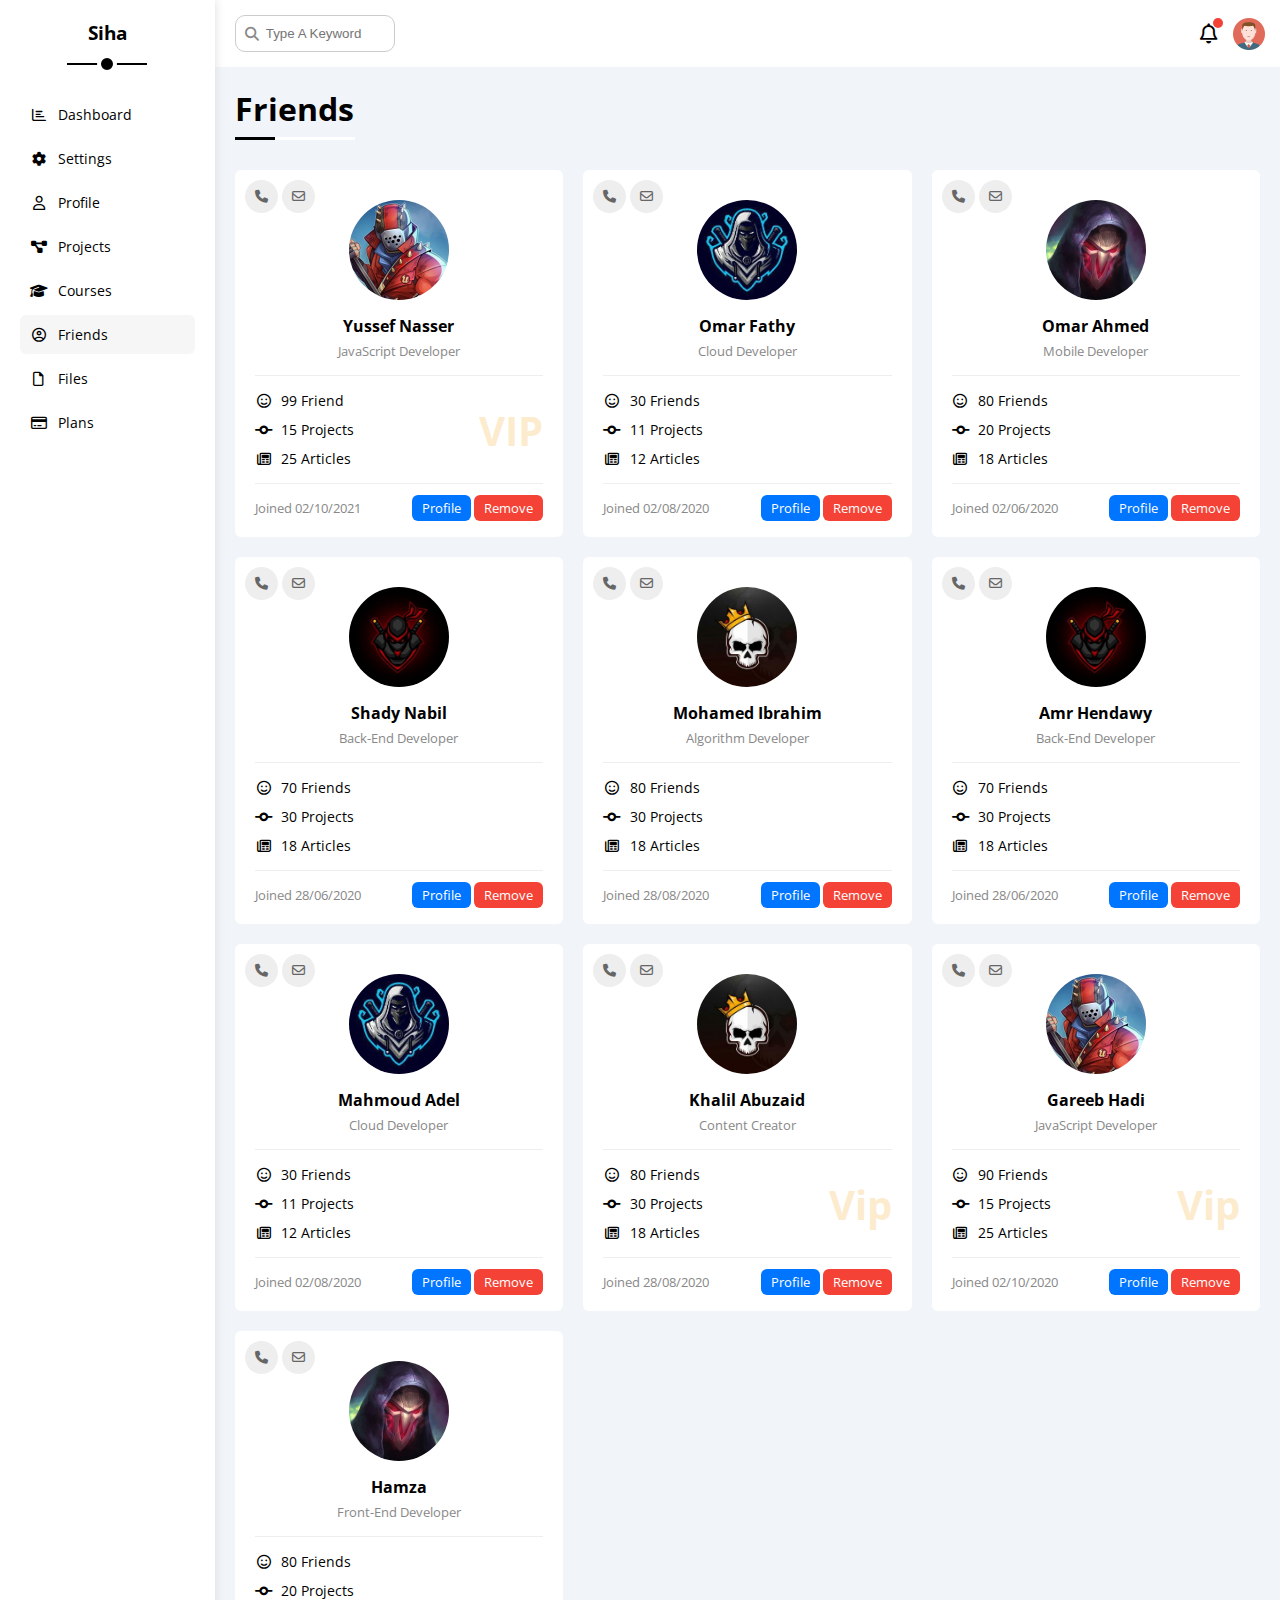
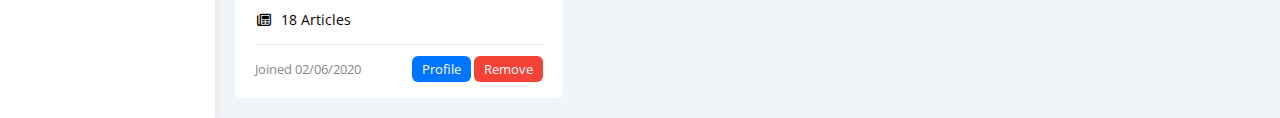
<file: friends.html>
<!DOCTYPE html>
<html lang="en">
<head>
  <meta charset="UTF-8">
  <meta http-equiv="X-UA-Compatible" content="IE=edge">
  <meta name="viewport" content="width=device-width, initial-scale=1.0">
  <link rel="stylesheet" href="css/all.min.css">
  <link rel="stylesheet" href="css/framework.css">
  <link rel="stylesheet" href="css/master.css">
  <link rel="preconnect" href="https://fonts.googleapis.com" />
  <link rel="preconnect" href="https://fonts.gstatic.com" crossorigin />
  <link href="https://fonts.googleapis.com/css2?family=Open+Sans:wght@300;500&#038;display=swap" rel="stylesheet" />
  <title>Friends</title>
</head>
  <body>
    <div class="page d-flex">
      <div class="sidebar bg-white p-20 p-relative">
        <h3 class="p-relative txt-c mt-0">Siha</h3>
        <ul>
          <li>
            <a class="d-flex align-center fs-14 c-black rad-6 p-10" href="index.html">
              <i class="fa-regular fa-chart-bar fa-fw"></i>
              <span>Dashboard</span>
            </a>
          </li>
          <li>
            <a class="d-flex align-center fs-14 c-black rad-6 p-10" href="settings.html">
              <i class="fa-solid fa-gear fa-fw"></i>
              <span>Settings</span>
            </a>
          </li>
          <li>
            <a class="d-flex align-center fs-14 c-black rad-6 p-10" href="profile.html">
              <i class="fa-regular fa-user fa-fw"></i>
              <span>Profile</span>
            </a>
          </li>
          <li>
            <a class="d-flex align-center fs-14 c-black rad-6 p-10" href="projects.html">
              <i class="fa-solid fa-diagram-project fa-fw"></i>
              <span>Projects</span>
            </a>
          </li>
          <li>
            <a class="d-flex align-center fs-14 c-black rad-6 p-10" href="courses.html">
              <i class="fa-solid fa-graduation-cap fa-fw"></i>
              <span>Courses</span>
            </a>
          </li>
          <li>
            <a class="active d-flex align-center fs-14 c-black rad-6 p-10" href="friends.html">
              <i class="fa-regular fa-circle-user fa-fw"></i>
              <span>Friends</span>
            </a>
          </li>
          <li>
            <a class="d-flex align-center fs-14 c-black rad-6 p-10" href="files.html">
              <i class="fa-regular fa-file fa-fw"></i>
              <span>Files</span>
            </a>
          </li>
          <li>
            <a class="d-flex align-center fs-14 c-black rad-6 p-10" href="plans.html">
              <i class="fa-regular fa-credit-card fa-fw"></i>
              <span>Plans</span>
            </a>
          </li>
        </ul>
      </div>
      <div class="content w-full">
        <!-- start head -->
        <div class="head bg-white p-15 between-flex">
          <div class="search p-relative">
            <input class="p-10" type="search" placeholder="Type A Keyword">
          </div>
          <div class="icons d-flex align-center">
            <span class="notification p-relative">
              <i class="fa-regular fa-bell fa-lg"></i>
            </span>
            <img src="imgs/avatar.png" alt="photo">
          </div>
        </div>
        <!-- end head -->
        <h1 class="p-relative">Friends</h1>
        <div class="friends-page d-grid m-20 gap-20">
          <div class="friend bg-white rad-6 p-20 p-relative">
            <div class="contact">
              <i class="fa-solid fa-phone"></i>
              <i class="fa-regular fa-envelope"></i>
            </div>
            <div class="txt-c">
              <img class="rad-half mt-10 mb-10 w-100 h-100" src="imgs/friend-01.jpg"  alt="photo" />
              <h4 class="m-0">Yussef Nasser</h4>
              <p class="c-grey fs-13 mt-5 mb-0">JavaScript Developer</p>
            </div>
            <div class="icons fs-14 p-relative">
              <div class="mb-10">
                <i class="fa-regular fa-face-smile fa-fw"></i>
                <span>99 Friend</span>
              </div>
              <div class="mb-10">
                <i class="fa-solid fa-code-commit fa-fw"></i>
                <span>15 Projects</span>
              </div>
              <div>
                <i class="fa-regular fa-newspaper fa-fw"></i>
                <span>25 Articles</span>
              </div>
              <span class="vip fw-bold c-orange">VIP</span>
            </div>
            <div class="info between-flex fs-13">
              <span class="c-grey">Joined 02/10/2021</span>
              <div>
                <a class="bg-blue c-white btn-shape" href="profile.html">Profile</a>
                <a class="bg-red c-white btn-shape" href="#">Remove</a>
              </div>
            </div>
          </div>
          <div class="friend bg-white rad-6 p-20 p-relative">
            <div class="contact">
              <i class="fa-solid fa-phone"></i>
              <i class="fa-regular fa-envelope"></i>
            </div>
            <div class="txt-c">
              <img class="rad-half mt-10 mb-10 w-100 h-100" src="imgs/friend-02.jpg"  alt="photo" />
              <h4 class="m-0">Omar Fathy</h4>
              <p class="c-grey fs-13 mt-5 mb-0">Cloud Developer</p>
            </div>
            <div class="icons fs-14 p-relative">
              <div class="mb-10">
                <i class="fa-regular fa-face-smile fa-fw"></i>
                <span>30 Friends</span>
              </div>
              <div class="mb-10">
                <i class="fa-solid fa-code-commit fa-fw"></i>
                <span>11 Projects</span>
              </div>
              <div>
                <i class="fa-regular fa-newspaper fa-fw"></i>
                <span>12 Articles</span>
              </div>
            </div>
            <div class="info between-flex fs-13">
              <span class="c-grey">Joined 02/08/2020</span>
              <div>
                <a class="bg-blue c-white btn-shape" href="profile.html">Profile</a>
                <a class="bg-red c-white btn-shape" href="">Remove</a>
              </div>
            </div>
          </div>
          <div class="friend bg-white rad-6 p-20 p-relative">
            <div class="contact">
              <i class="fa-solid fa-phone"></i>
              <i class="fa-regular fa-envelope"></i>
            </div>
            <div class="txt-c">
              <img class="rad-half mt-10 mb-10 w-100 h-100" src="imgs/friend-03.jpg"  alt="photo" />
              <h4 class="m-0">Omar Ahmed</h4>
              <p class="c-grey fs-13 mt-5 mb-0">Mobile Developer</p>
            </div>
            <div class="icons fs-14 p-relative">
              <div class="mb-10">
                <i class="fa-regular fa-face-smile fa-fw"></i>
                <span>80 Friends</span>
              </div>
              <div class="mb-10">
                <i class="fa-solid fa-code-commit fa-fw"></i>
                <span>20 Projects</span>
              </div>
              <div>
                <i class="fa-regular fa-newspaper fa-fw"></i>
                <span>18 Articles</span>
              </div>
            </div>
            <div class="info between-flex fs-13">
              <span class="c-grey">Joined 02/06/2020</span>
              <div>
                <a class="bg-blue c-white btn-shape" href="profile.html">Profile</a>
                <a class="bg-red c-white btn-shape" href="">Remove</a>
              </div>
            </div>
          </div>
          <div class="friend bg-white rad-6 p-20 p-relative">
            <div class="contact">
              <i class="fa-solid fa-phone"></i>
              <i class="fa-regular fa-envelope"></i>
            </div>
            <div class="txt-c">
              <img class="rad-half mt-10 mb-10 w-100 h-100" src="imgs/friend-04.jpg"  alt="photo" />
              <h4 class="m-0">Shady Nabil</h4>
              <p class="c-grey fs-13 mt-5 mb-0">Back-End Developer</p>
            </div>
            <div class="icons fs-14 p-relative">
              <div class="mb-10">
                <i class="fa-regular fa-face-smile fa-fw"></i>
                <span>70 Friends</span>
              </div>
              <div class="mb-10">
                <i class="fa-solid fa-code-commit fa-fw"></i>
                <span>30 Projects</span>
              </div>
              <div>
                <i class="fa-regular fa-newspaper fa-fw"></i>
                <span>18 Articles</span>
              </div>
            </div>
            <div class="info between-flex fs-13">
              <span class="c-grey">Joined 28/06/2020</span>
              <div>
                <a class="bg-blue c-white btn-shape" href="profile.html">Profile</a>
                <a class="bg-red c-white btn-shape" href="">Remove</a>
              </div>
            </div>
          </div>
          <div class="friend bg-white rad-6 p-20 p-relative">
            <div class="contact">
              <i class="fa-solid fa-phone"></i>
              <i class="fa-regular fa-envelope"></i>
            </div>
            <div class="txt-c">
              <img class="rad-half mt-10 mb-10 w-100 h-100" src="imgs/friend-05.jpg"  alt="photo" />
              <h4 class="m-0">Mohamed Ibrahim</h4>
              <p class="c-grey fs-13 mt-5 mb-0">Algorithm Developer</p>
            </div>
            <div class="icons fs-14 p-relative">
              <div class="mb-10">
                <i class="fa-regular fa-face-smile fa-fw"></i>
                <span>80 Friends</span>
              </div>
              <div class="mb-10">
                <i class="fa-solid fa-code-commit fa-fw"></i>
                <span>30 Projects</span>
              </div>
              <div>
                <i class="fa-regular fa-newspaper fa-fw"></i>
                <span>18 Articles</span>
              </div>
            </div>
            <div class="info between-flex fs-13">
              <span class="c-grey">Joined 28/08/2020</span>
              <div>
                <a class="bg-blue c-white btn-shape" href="profile.html">Profile</a>
                <a class="bg-red c-white btn-shape" href="">Remove</a>
              </div>
            </div>
          </div>
          <div class="friend bg-white rad-6 p-20 p-relative">
            <div class="contact">
              <i class="fa-solid fa-phone"></i>
              <i class="fa-regular fa-envelope"></i>
            </div>
            <div class="txt-c">
              <img class="rad-half mt-10 mb-10 w-100 h-100" src="imgs/friend-04.jpg"  alt="photo" />
              <h4 class="m-0">Amr Hendawy</h4>
              <p class="c-grey fs-13 mt-5 mb-0">Back-End Developer</p>
            </div>
            <div class="icons fs-14 p-relative">
              <div class="mb-10">
                <i class="fa-regular fa-face-smile fa-fw"></i>
                <span>70 Friends</span>
              </div>
              <div class="mb-10">
                <i class="fa-solid fa-code-commit fa-fw"></i>
                <span>30 Projects</span>
              </div>
              <div>
                <i class="fa-regular fa-newspaper fa-fw"></i>
                <span>18 Articles</span>
              </div>
            </div>
            <div class="info between-flex fs-13">
              <span class="c-grey">Joined 28/06/2020</span>
              <div>
                <a class="bg-blue c-white btn-shape" href="profile.html">Profile</a>
                <a class="bg-red c-white btn-shape" href="">Remove</a>
              </div>
            </div>
          </div>
          <div class="friend bg-white rad-6 p-20 p-relative">
            <div class="contact">
              <i class="fa-solid fa-phone"></i>
              <i class="fa-regular fa-envelope"></i>
            </div>
            <div class="txt-c">
              <img class="rad-half mt-10 mb-10 w-100 h-100" src="imgs/friend-02.jpg"  alt="photo" />
              <h4 class="m-0">Mahmoud Adel</h4>
              <p class="c-grey fs-13 mt-5 mb-0">Cloud Developer</p>
            </div>
            <div class="icons fs-14 p-relative">
              <div class="mb-10">
                <i class="fa-regular fa-face-smile fa-fw"></i>
                <span>30 Friends</span>
              </div>
              <div class="mb-10">
                <i class="fa-solid fa-code-commit fa-fw"></i>
                <span>11 Projects</span>
              </div>
              <div>
                <i class="fa-regular fa-newspaper fa-fw"></i>
                <span>12 Articles</span>
              </div>
            </div>
            <div class="info between-flex fs-13">
              <span class="c-grey">Joined 02/08/2020</span>
              <div>
                <a class="bg-blue c-white btn-shape" href="profile.html">Profile</a>
                <a class="bg-red c-white btn-shape" href="">Remove</a>
              </div>
            </div>
          </div>
          <div class="friend bg-white rad-6 p-20 p-relative">
            <div class="contact">
              <i class="fa-solid fa-phone"></i>
              <i class="fa-regular fa-envelope"></i>
            </div>
            <div class="txt-c">
              <img class="rad-half mt-10 mb-10 w-100 h-100" src="imgs/friend-05.jpg"  alt="photo" />
              <h4 class="m-0">Khalil Abuzaid</h4>
              <p class="c-grey fs-13 mt-5 mb-0">Content Creator</p>
            </div>
            <div class="icons fs-14 p-relative">
              <div class="mb-10">
                <i class="fa-regular fa-face-smile fa-fw"></i>
                <span>80 Friends</span>
              </div>
              <div class="mb-10">
                <i class="fa-solid fa-code-commit fa-fw"></i>
                <span>30 Projects</span>
              </div>
              <div>
                <i class="fa-regular fa-newspaper fa-fw"></i>
                <span>18 Articles</span>
              </div>
              <span class="vip fw-bold c-orange">Vip</span>
            </div>
            <div class="info between-flex fs-13">
              <span class="c-grey">Joined 28/08/2020</span>
              <div>
                <a class="bg-blue c-white btn-shape" href="profile.html">Profile</a>
                <a class="bg-red c-white btn-shape" href="">Remove</a>
              </div>
            </div>
          </div>
          <div class="friend bg-white rad-6 p-20 p-relative">
            <div class="contact">
              <i class="fa-solid fa-phone"></i>
              <i class="fa-regular fa-envelope"></i>
            </div>
            <div class="txt-c">
              <img class="rad-half mt-10 mb-10 w-100 h-100" src="imgs/friend-01.jpg"  alt="photo" />
              <h4 class="m-0">Gareeb Hadi</h4>
              <p class="c-grey fs-13 mt-5 mb-0">JavaScript Developer</p>
            </div>
            <div class="icons fs-14 p-relative">
              <div class="mb-10">
                <i class="fa-regular fa-face-smile fa-fw"></i>
                <span>90 Friends</span>
              </div>
              <div class="mb-10">
                <i class="fa-solid fa-code-commit fa-fw"></i>
                <span>15 Projects</span>
              </div>
              <div>
                <i class="fa-regular fa-newspaper fa-fw"></i>
                <span>25 Articles</span>
              </div>
              <span class="vip fw-bold c-orange">Vip</span>
            </div>
            <div class="info between-flex fs-13">
              <span class="c-grey">Joined 02/10/2020</span>
              <div>
                <a class="bg-blue c-white btn-shape" href="profile.html">Profile</a>
                <a class="bg-red c-white btn-shape" href="">Remove</a>
              </div>
            </div>
          </div>
          <div class="friend bg-white rad-6 p-20 p-relative">
            <div class="contact">
              <i class="fa-solid fa-phone"></i>
              <i class="fa-regular fa-envelope"></i>
            </div>
            <div class="txt-c">
              <img class="rad-half mt-10 mb-10 w-100 h-100" src="imgs/friend-03.jpg"  alt="photo" />
              <h4 class="m-0">Hamza</h4>
              <p class="c-grey fs-13 mt-5 mb-0">Front-End Developer</p>
            </div>
            <div class="icons fs-14 p-relative">
              <div class="mb-10">
                <i class="fa-regular fa-face-smile fa-fw"></i>
                <span>80 Friends</span>
              </div>
              <div class="mb-10">
                <i class="fa-solid fa-code-commit fa-fw"></i>
                <span>20 Projects</span>
              </div>
              <div>
                <i class="fa-regular fa-newspaper fa-fw"></i>
                <span>18 Articles</span>
              </div>
            </div>
            <div class="info between-flex fs-13">
              <span class="c-grey">Joined 02/06/2020</span>
              <div>
                <a class="bg-blue c-white btn-shape" href="profile.html">Profile</a>
                <a class="bg-red c-white btn-shape" href="">Remove</a>
              </div>
            </div>
          </div>
        </div>
      </div>
    </div>
  </body>
</html>
</file>
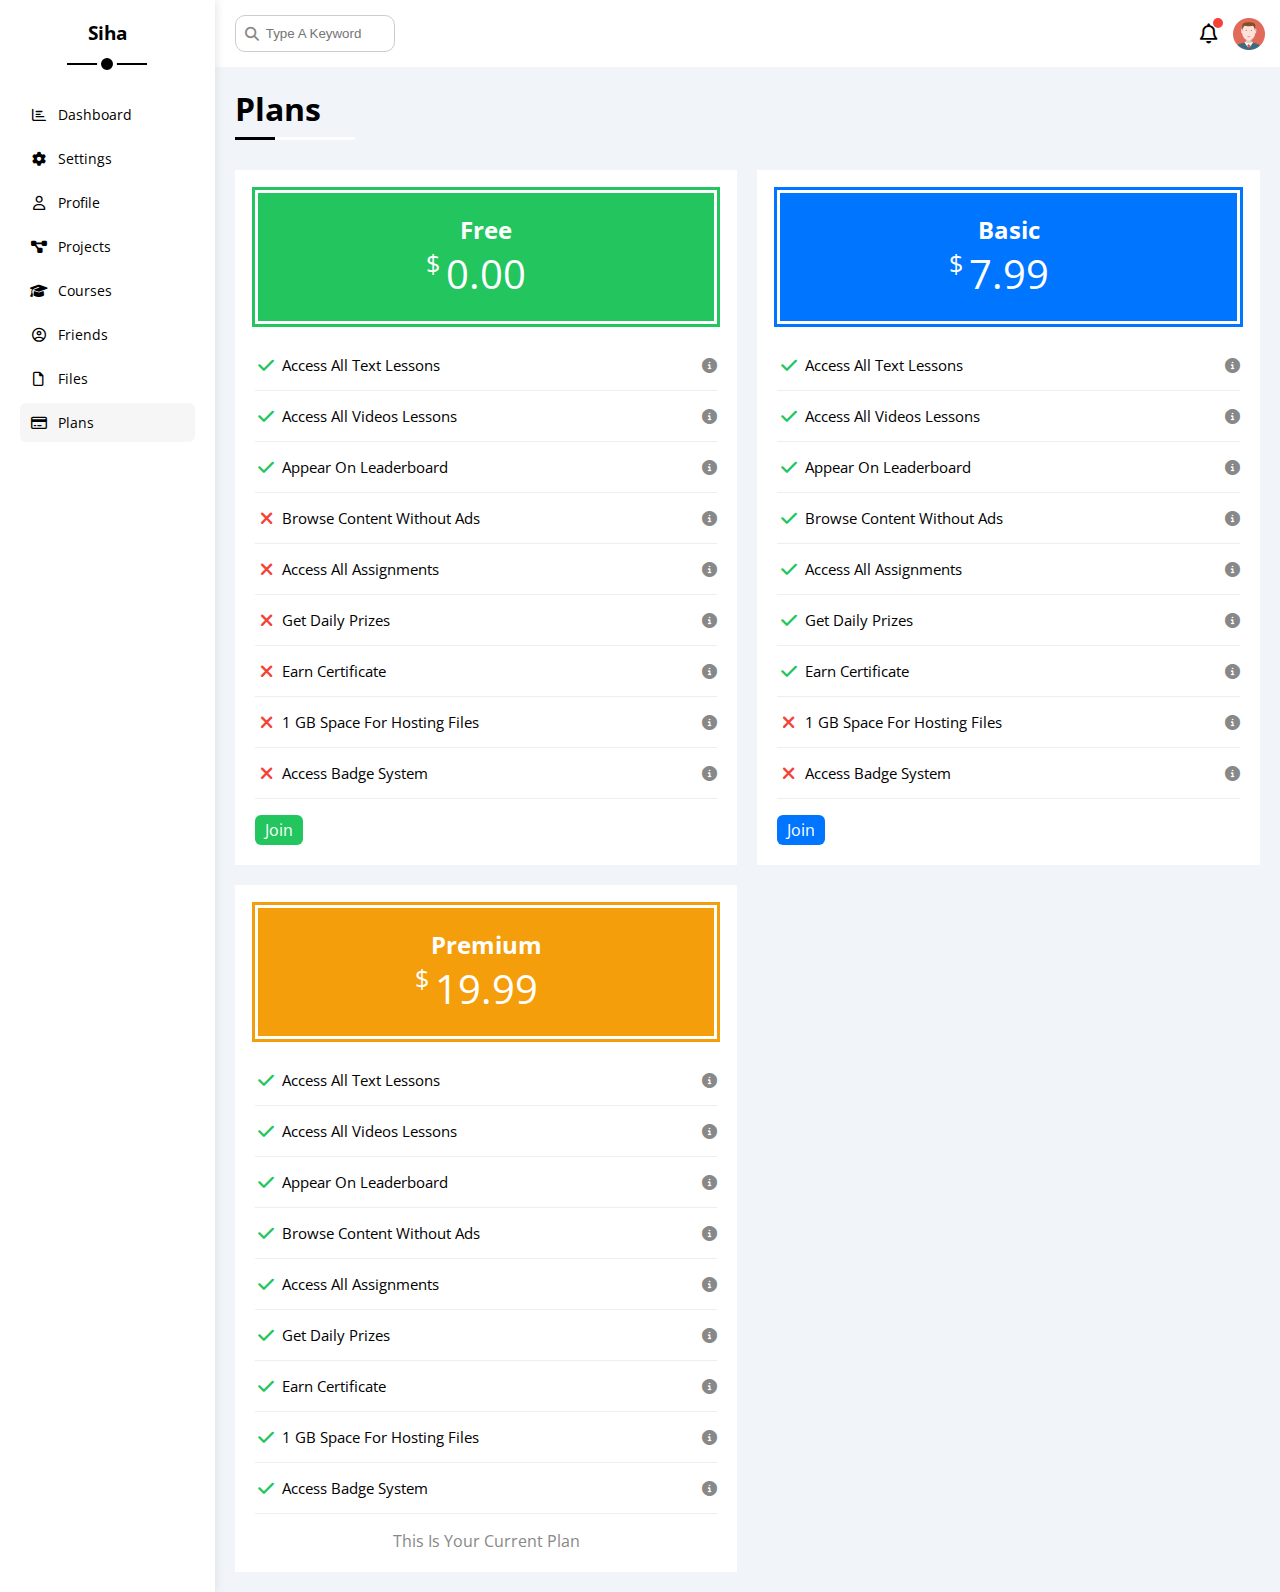
<file: plans.html>
<!DOCTYPE html>
<html lang="en">
<head>
  <meta charset="UTF-8">
  <meta http-equiv="X-UA-Compatible" content="IE=edge">
  <meta name="viewport" content="width=device-width, initial-scale=1.0">
  <link rel="stylesheet" href="css/all.min.css">
  <link rel="stylesheet" href="css/framework.css">
  <link rel="stylesheet" href="css/master.css">
  <link rel="preconnect" href="https://fonts.googleapis.com" />
  <link rel="preconnect" href="https://fonts.gstatic.com" crossorigin />
  <link href="https://fonts.googleapis.com/css2?family=Open+Sans:wght@300;500&#038;display=swap" rel="stylesheet" />
  <title>Plans</title>
</head>
  <body>
    <div class="page d-flex">
      <div class="sidebar bg-white p-20 p-relative">
        <h3 class="p-relative txt-c mt-0">Siha</h3>
        <ul>
          <li>
            <a class="d-flex align-center fs-14 c-black rad-6 p-10" href="index.html">
              <i class="fa-regular fa-chart-bar fa-fw"></i>
              <span>Dashboard</span>
            </a>
          </li>
          <li>
            <a class="d-flex align-center fs-14 c-black rad-6 p-10" href="settings.html">
              <i class="fa-solid fa-gear fa-fw"></i>
              <span>Settings</span>
            </a>
          </li>
          <li>
            <a class="d-flex align-center fs-14 c-black rad-6 p-10" href="profile.html">
              <i class="fa-regular fa-user fa-fw"></i>
              <span>Profile</span>
            </a>
          </li>
          <li>
            <a class="d-flex align-center fs-14 c-black rad-6 p-10" href="projects.html">
              <i class="fa-solid fa-diagram-project fa-fw"></i>
              <span>Projects</span>
            </a>
          </li>
          <li>
            <a class="d-flex align-center fs-14 c-black rad-6 p-10" href="courses.html">
              <i class="fa-solid fa-graduation-cap fa-fw"></i>
              <span>Courses</span>
            </a>
          </li>
          <li>
            <a class="d-flex align-center fs-14 c-black rad-6 p-10" href="friends.html">
              <i class="fa-regular fa-circle-user fa-fw"></i>
              <span>Friends</span>
            </a>
          </li>
          <li>
            <a class="d-flex align-center fs-14 c-black rad-6 p-10" href="files.html">
              <i class="fa-regular fa-file fa-fw"></i>
              <span>Files</span>
            </a>
          </li>
          <li>
            <a class="active d-flex align-center fs-14 c-black rad-6 p-10" href="plans.html">
              <i class="fa-regular fa-credit-card fa-fw"></i>
              <span>Plans</span>
            </a>
          </li>
        </ul>
      </div>
      <div class="content w-full">
        <!-- start head -->
        <div class="head bg-white p-15 between-flex">
          <div class="search p-relative">
            <input class="p-10" type="search" placeholder="Type A Keyword">
          </div>
          <div class="icons d-flex align-center">
            <span class="notification p-relative">
              <i class="fa-regular fa-bell fa-lg"></i>
            </span>
            <img src="imgs/avatar.png" alt="photo">
          </div>
        </div>
        <!-- end head -->
        <h1 class="p-relative">Plans</h1>
        <div class="plans-page d-grid m-20 gap-20">
          <div class="plan green bg-white p-20">
            <div class="top bg-green txt-c p-20">
              <h2 class="m-0 c-white">Free</h2>
              <div class="price c-white"><span>$</span>0.00</div>
            </div>
            <ul>
              <li>
                <i class="fa-solid fa-check fa-fw yes"></i>
                <span>Access All Text Lessons</span>
                <i class="fa-solid fa-circle-info help"></i>
              </li>
              <li>
                <i class="fa-solid fa-check fa-fw yes"></i>
                <span>Access All Videos Lessons</span>
                <i class="fa-solid fa-circle-info help"></i>
              </li>
              <li>
                <i class="fa-solid fa-check fa-fw yes"></i>
                <span>Appear On Leaderboard</span>
                <i class="fa-solid fa-circle-info help"></i>
              </li>
              <li>
                <i class="fa-solid fa-xmark fa-fw"></i>
                <span>Browse Content Without Ads</span>
                <i class="fa-solid fa-circle-info help"></i>
              </li>
              <li>
                <i class="fa-solid fa-xmark fa-fw"></i>
                <span>Access All Assignments</span>
                <i class="fa-solid fa-circle-info help"></i>
              </li>
              <li>
                <i class="fa-solid fa-xmark fa-fw"></i>
                <span>Get Daily Prizes</span>
                <i class="fa-solid fa-circle-info help"></i>
              </li>
              <li>
                <i class="fa-solid fa-xmark fa-fw"></i>
                <span>Earn Certificate</span>
                <i class="fa-solid fa-circle-info help"></i>
              </li>
              <li>
                <i class="fa-solid fa-xmark fa-fw"></i>
                <span>1 GB Space For Hosting Files</span>
                <i class="fa-solid fa-circle-info help"></i>
              </li>
              <li>
                <i class="fa-solid fa-xmark fa-fw"></i>
                <span>Access Badge System</span>
                <i class="fa-solid fa-circle-info help"></i>
              </li>
            </ul>
            <a href="#" class="btn-shape bg-green c-white d-block w-fit">Join</a>
          </div>
          <!-- Start Plan -->
          <div class="plan blue bg-white p-20">
            <div class="top bg-blue txt-c p-20">
              <h2 class="m-0 c-white">Basic</h2>
              <div class="price c-white"><span>$</span>7.99</div>
            </div>
            <ul class="list-none p-0">
              <li>
                <i class="fa-solid fa-check fa-fw yes"></i>
                <span>Access All Text Lessons</span>
                <i class="fa-solid fa-circle-info help"></i>
              </li>
              <li>
                <i class="fa-solid fa-check fa-fw yes"></i>
                <span>Access All Videos Lessons</span>
                <i class="fa-solid fa-circle-info help"></i>
              </li>
              <li>
                <i class="fa-solid fa-check fa-fw yes"></i>
                <span>Appear On Leaderboard</span>
                <i class="fa-solid fa-circle-info help"></i>
              </li>
              <li>
                <i class="fa-solid fa-check fa-fw yes"></i>
                <span>Browse Content Without Ads</span>
                <i class="fa-solid fa-circle-info help"></i>
              </li>
              <li>
                <i class="fa-solid fa-check fa-fw yes"></i>
                <span>Access All Assignments</span>
                <i class="fa-solid fa-circle-info help"></i>
              </li>
              <li>
                <i class="fa-solid fa-check fa-fw yes"></i>
                <span>Get Daily Prizes</span>
                <i class="fa-solid fa-circle-info help"></i>
              </li>
              <li>
                <i class="fa-solid fa-check fa-fw yes"></i>
                <span>Earn Certificate</span>
                <i class="fa-solid fa-circle-info help"></i>
              </li>
              <li>
                <i class="fa-solid fa-xmark fa-fw"></i>
                <span>1 GB Space For Hosting Files</span>
                <i class="fa-solid fa-circle-info help"></i>
              </li>
              <li>
                <i class="fa-solid fa-xmark fa-fw"></i>
                <span>Access Badge System</span>
                <i class="fa-solid fa-circle-info help"></i>
              </li>
            </ul>
            <a href="#" class="btn-shape bg-blue c-white d-block w-fit">Join</a>
          </div>
          <!-- End Plan -->
          <!-- Start Plan -->
          <div class="plan orange bg-white p-20">
            <div class="top bg-orange txt-c p-20">
              <h2 class="m-0 c-white">Premium</h2>
              <div class="price c-white"><span>$</span>19.99</div>
            </div>
            <ul class="list-none p-0">
              <li>
                <i class="fa-solid fa-check fa-fw yes"></i>
                <span>Access All Text Lessons</span>
                <i class="fa-solid fa-circle-info help"></i>
              </li>
              <li>
                <i class="fa-solid fa-check fa-fw yes"></i>
                <span>Access All Videos Lessons</span>
                <i class="fa-solid fa-circle-info help"></i>
              </li>
              <li>
                <i class="fa-solid fa-check fa-fw yes"></i>
                <span>Appear On Leaderboard</span>
                <i class="fa-solid fa-circle-info help"></i>
              </li>
              <li>
                <i class="fa-solid fa-check fa-fw yes"></i>
                <span>Browse Content Without Ads</span>
                <i class="fa-solid fa-circle-info help"></i>
              </li>
              <li>
                <i class="fa-solid fa-check fa-fw yes"></i>
                <span>Access All Assignments</span>
                <i class="fa-solid fa-circle-info help"></i>
              </li>
              <li>
                <i class="fa-solid fa-check fa-fw yes"></i>
                <span>Get Daily Prizes</span>
                <i class="fa-solid fa-circle-info help"></i>
              </li>
              <li>
                <i class="fa-solid fa-check fa-fw yes"></i>
                <span>Earn Certificate</span>
                <i class="fa-solid fa-circle-info help"></i>
              </li>
              <li>
                <i class="fa-solid fa-check fa-fw yes"></i>
                <span>1 GB Space For Hosting Files</span>
                <i class="fa-solid fa-circle-info help"></i>
              </li>
              <li>
                <i class="fa-solid fa-check fa-fw yes"></i>
                <span>Access Badge System</span>
                <i class="fa-solid fa-circle-info help"></i>
              </li>
            </ul>
            <p class="c-grey m-0 txt-c">This Is Your Current Plan</p>
          </div>
          <!-- End Plan -->
        </div>
      </div>
    </div>
  </body>
</html>
</file>
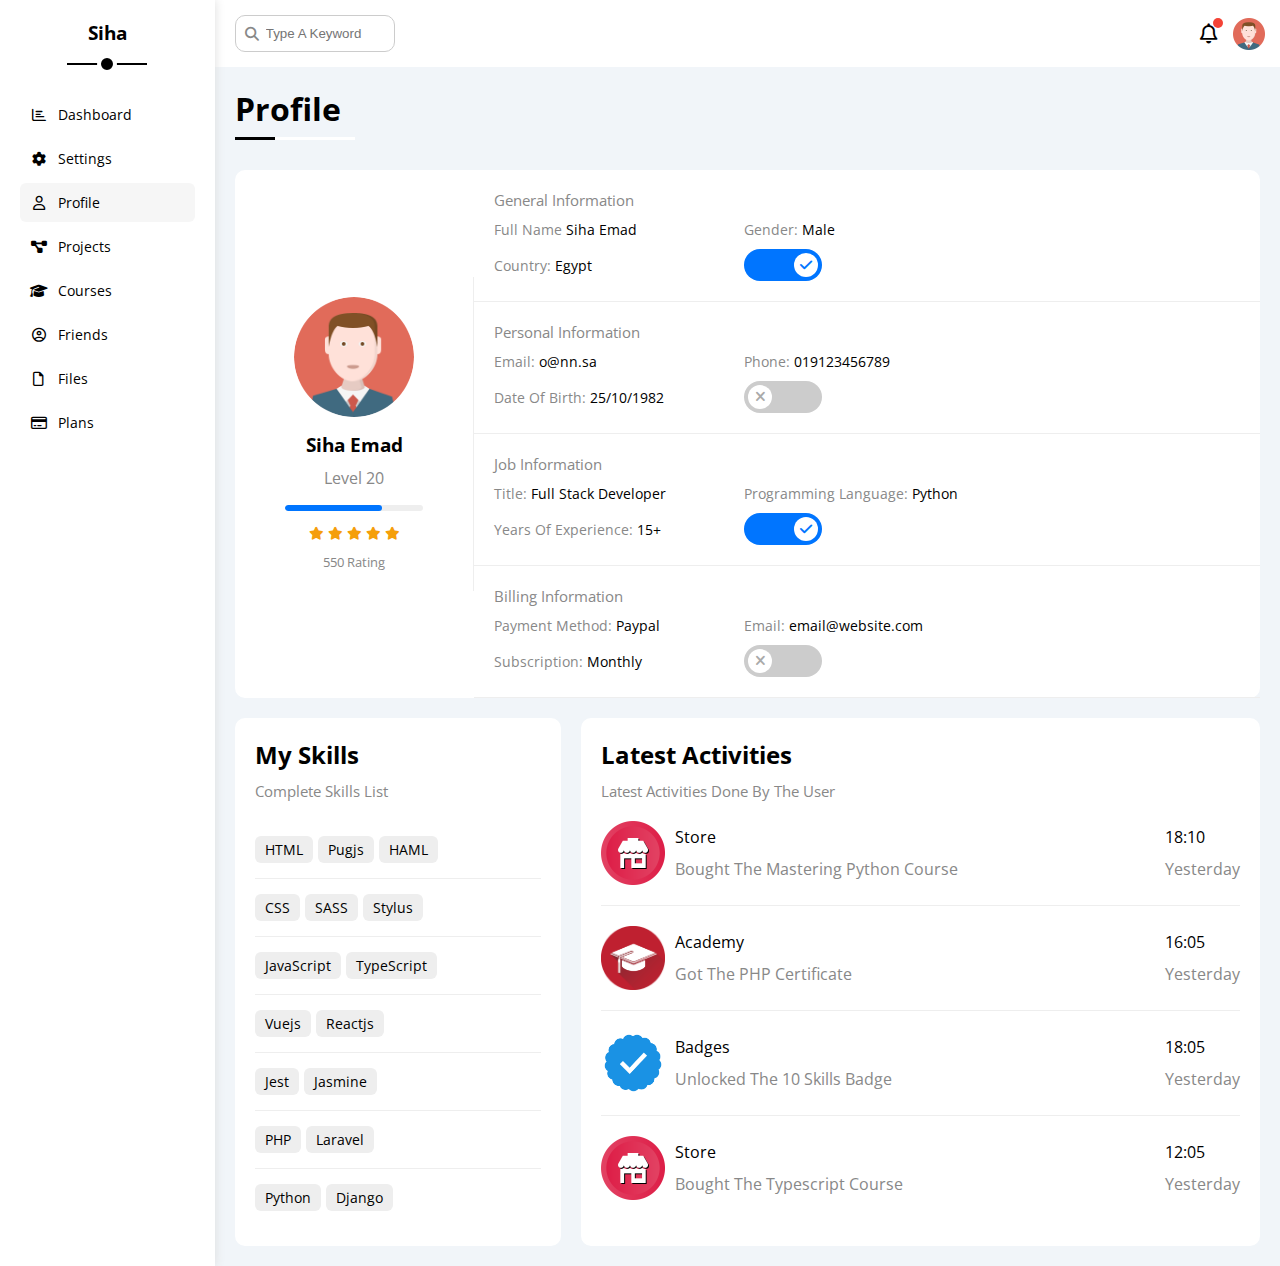
<file: profile.html>
<!DOCTYPE html>
<html lang="en">
<head>
  <meta charset="UTF-8">
  <meta http-equiv="X-UA-Compatible" content="IE=edge">
  <meta name="viewport" content="width=device-width, initial-scale=1.0">
  <link rel="stylesheet" href="css/all.min.css">
  <link rel="stylesheet" href="css/framework.css">
  <link rel="stylesheet" href="css/master.css">
  <link rel="preconnect" href="https://fonts.googleapis.com" />
  <link rel="preconnect" href="https://fonts.gstatic.com" crossorigin />
  <link href="https://fonts.googleapis.com/css2?family=Open+Sans:wght@300;500&#038;display=swap" rel="stylesheet" />
  <title>Profile</title>
</head>
<body>
  <div class="page d-flex">
    <div class="sidebar bg-white p-20 p-relative">
      <h3 class="p-relative txt-c mt-0">Siha</h3>
      <ul>
        <li>
          <a class="d-flex align-center fs-14 c-black rad-6 p-10" href="index.html">
            <i class="fa-regular fa-chart-bar fa-fw"></i>
            <span>Dashboard</span>
          </a>
        </li>
        <li>
          <a class="d-flex align-center fs-14 c-black rad-6 p-10" href="settings.html">
            <i class="fa-solid fa-gear fa-fw"></i>
            <span>Settings</span>
          </a>
        </li>
        <li>
          <a class="active d-flex align-center fs-14 c-black rad-6 p-10" href="profile.html">
            <i class="fa-regular fa-user fa-fw"></i>
            <span>Profile</span>
          </a>
        </li>
        <li>
          <a class="d-flex align-center fs-14 c-black rad-6 p-10" href="projects.html">
            <i class="fa-solid fa-diagram-project fa-fw"></i>
            <span>Projects</span>
          </a>
        </li>
        <li>
          <a class="d-flex align-center fs-14 c-black rad-6 p-10" href="courses.html">
            <i class="fa-solid fa-graduation-cap fa-fw"></i>
            <span>Courses</span>
          </a>
        </li>
        <li>
          <a class="d-flex align-center fs-14 c-black rad-6 p-10" href="friends.html">
            <i class="fa-regular fa-circle-user fa-fw"></i>
            <span>Friends</span>
          </a>
        </li>
        <li>
          <a class="d-flex align-center fs-14 c-black rad-6 p-10" href="files.html">
            <i class="fa-regular fa-file fa-fw"></i>
            <span>Files</span>
          </a>
        </li>
        <li>
          <a class="d-flex align-center fs-14 c-black rad-6 p-10" href="plans.html">
            <i class="fa-regular fa-credit-card fa-fw"></i>
            <span>Plans</span>
          </a>
        </li>
      </ul>
    </div>
    <div class="content w-full">
      <!-- start head -->
      <div class="head bg-white p-15 between-flex">
        <div class="search p-relative">
          <input class="p-10" type="search" placeholder="Type A Keyword">
        </div>
        <div class="icons d-flex align-center">
          <span class="notification p-relative">
            <i class="fa-regular fa-bell fa-lg"></i>
          </span>
          <img src="imgs/avatar.png" alt="photo">
        </div>
      </div>
      <!-- end head -->
      <h1 class="p-relative">Profile</h1>
      <div class="profile-page m-20">
        <!-- start overview -->
        <div class="overview bg-white rad-10 d-flex align-center">
          <div class="avatar-box txt-c p-20">
            <img class="rad-half mb-10" src="imgs/avatar.png" alt="photo">
            <h3 class="m-0">Siha Emad</h3>
            <p class="c-grey mt-10">Level 20</p>
            <div class="level rad-6 bg-eee p-relative">
              <span style="width: 70%;"></span>
            </div>
            <div class="rating mt-10 mb-10">
              <i class="fa-solid fa-star c-orange fs-13"></i>
              <i class="fa-solid fa-star c-orange fs-13"></i>
              <i class="fa-solid fa-star c-orange fs-13"></i>
              <i class="fa-solid fa-star c-orange fs-13"></i>
              <i class="fa-solid fa-star c-orange fs-13"></i>
            </div>
            <p class="c-grey m-0 fs-13">550 Rating</p>
          </div>
          <div class="info-box w-full txt-c-mobile">
            <!-- start information row -->
            <div class="box p-20 d-flex align-center">
              <h4 class="c-grey fs-15 m-0 w-full">General Information</h4>
              <div class="fs-14">
                <span class="c-grey">Full Name</span>
                <span>Siha Emad</span>
              </div>
              <div class="fs-14">
                <span class="c-grey">Gender:</span>
                <span>Male</span>
              </div>
              <div class="fs-14">
                <span class="c-grey">Country:</span>
                <span>Egypt</span>
              </div>
              <div class="fs-14">
                <label>
                  <input class="toggle-checkbox" type="checkbox" checked />
                  <div class="toggle-switch"></div>
                </label>
              </div>
            </div>
            <!-- end information row -->
            <!-- Start Information Row -->
            <div class="box p-20 d-flex align-center">
              <h4 class="c-grey w-full fs-15 m-0">Personal Information</h4>
              <div class="fs-14">
                <span class="c-grey">Email:</span>
                <span>o@nn.sa</span>
              </div>
              <div class="fs-14">
                <span class="c-grey">Phone:</span>
                <span>019123456789</span>
              </div>
              <div class="fs-14">
                <span class="c-grey">Date Of Birth:</span>
                <span>25/10/1982</span>
              </div>
              <div class="fs-14">
                <label>
                  <input class="toggle-checkbox" type="checkbox" />
                  <div class="toggle-switch"></div>
                </label>
              </div>
            </div>
            <!-- End Information Row -->
            <!-- Start Information Row -->
            <div class="box p-20 d-flex align-center">
              <h4 class="c-grey w-full fs-15 m-0">Job Information</h4>
              <div class="fs-14">
                <span class="c-grey">Title:</span>
                <span>Full Stack Developer</span>
              </div>
              <div class="fs-14">
                <span class="c-grey">Programming Language:</span>
                <span>Python</span>
              </div>
              <div class="fs-14">
                <span class="c-grey">Years Of Experience:</span>
                <span>15+</span>
              </div>
              <div class="fs-14">
                <label>
                  <input class="toggle-checkbox" type="checkbox" checked />
                  <div class="toggle-switch"></div>
                </label>
              </div>
            </div>
            <!-- End Information Row -->
            <!-- Start Information Row -->
            <div class="box p-20 d-flex align-center">
              <h4 class="c-grey w-full fs-15 m-0">Billing Information</h4>
              <div class="fs-14">
                <span class="c-grey">Payment Method:</span>
                <span>Paypal</span>
              </div>
              <div class="fs-14">
                <span class="c-grey">Email:</span>
                <span>email@website.com</span>
              </div>
              <div class="fs-14">
                <span class="c-grey">Subscription:</span>
                <span>Monthly</span>
              </div>
              <div class="fs-14">
                <label>
                  <input class="toggle-checkbox" type="checkbox" />
                  <div class="toggle-switch"></div>
                </label>
              </div>
            </div>
            <!-- End Information Row -->
          </div>
        </div>
        <!-- end overview -->
        <!-- start other data -->
        <div class="other-data d-flex gap-20">
          <div class="skills-card p-20 bg-white rad-10 mt-20">
            <h2 class="mt-0 mb-10">My Skills</h2>
            <p class="mt-0 mb-20 c-grey fs-15">Complete Skills List</p>
            <ul class="m-0 txt-c-mobile">
              <li><span>HTML</span><span>Pugjs</span><span>HAML</span></li>
              <li><span>CSS</span><span>SASS</span><span>Stylus</span></li>
              <li><span>JavaScript</span><span>TypeScript</span></li>
              <li><span>Vuejs</span><span>Reactjs</span></li>
              <li><span>Jest</span><span>Jasmine</span></li>
              <li><span>PHP</span><span>Laravel</span></li>
              <li><span>Python</span><span>Django</span></li>
            </ul>
          </div>
          <div class="activities p-20 bg-white rad-10 mt-20">
            <h2 class="mt-0 mb-10">Latest Activities</h2>
            <p class="mt-0 mb-20 c-grey fs-15">Latest Activities Done By The User</p>
            <div class="activity d-flex align-center txt-c-mobile">
              <img src="imgs/activity-01.png" alt="photo">
              <div class="info">
                <span class="d-block mb-10">Store</span>
                <span class="c-grey">Bought The Mastering Python Course</span>
              </div>
              <div class="date">
                <span class="d-block mb-10">18:10</span>
                <span class="c-grey">Yesterday</span>
              </div>
            </div>
            <div class="activity d-flex align-center txt-c-mobile">
              <img src="imgs/activity-02.png" alt="photo">
              <div class="info">
                <span class="d-block mb-10">Academy</span>
                <span class="c-grey">Got The PHP Certificate</span>
              </div>
              <div class="date">
                <span class="d-block mb-10">16:05</span>
                <span class="c-grey">Yesterday</span>
              </div>
            </div>
            <div class="activity d-flex align-center txt-c-mobile">
              <img src="imgs/activity-03.png" alt="photo">
              <div class="info">
                <span class="d-block mb-10">Badges</span>
                <span class="c-grey">Unlocked The 10 Skills Badge</span>
              </div>
              <div class="date">
                <span class="d-block mb-10">18:05</span>
                <span class="c-grey">Yesterday</span>
              </div>
            </div>
            <div class="activity d-flex align-center txt-c-mobile">
              <img src="imgs/activity-01.png" alt="photo">
              <div class="info">
                <span class="d-block mb-10">Store</span>
                <span class="c-grey">Bought The Typescript Course</span>
              </div>
              <div class="date">
                <span class="d-block mb-10">12:05</span>
                <span class="c-grey">Yesterday</span>
              </div>
            </div>
          </div>
        </div>
        <!-- end other data -->
      </div>
    </div>
  </div>
</body>
</html>
</file>
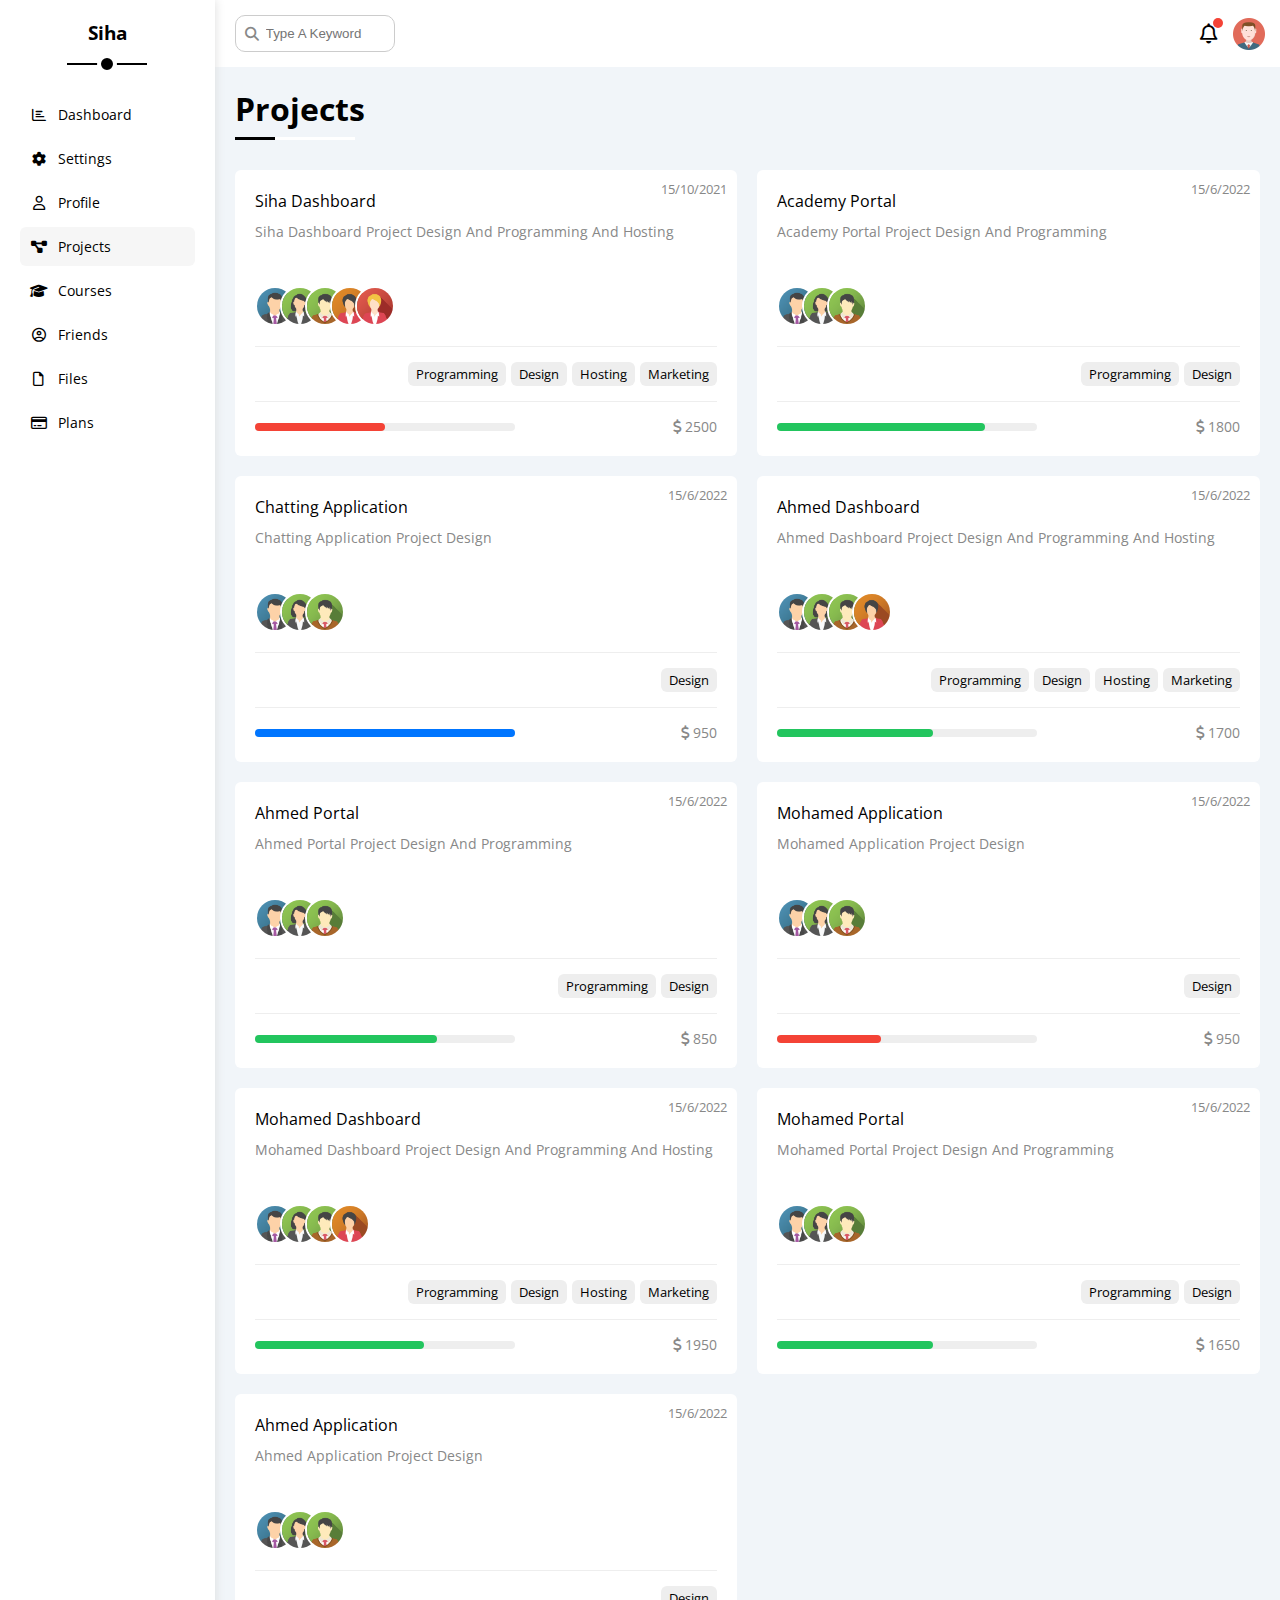
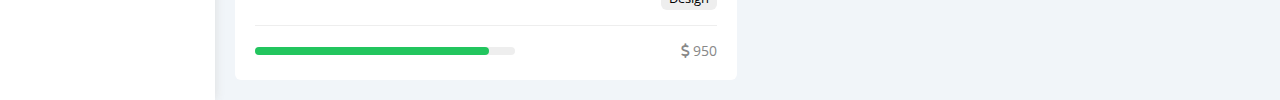
<file: projects.html>
<!DOCTYPE html>
<html lang="en">
<head>
  <meta charset="UTF-8">
  <meta http-equiv="X-UA-Compatible" content="IE=edge">
  <meta name="viewport" content="width=device-width, initial-scale=1.0">
  <link rel="stylesheet" href="css/all.min.css">
  <link rel="stylesheet" href="css/framework.css">
  <link rel="stylesheet" href="css/master.css">
  <link rel="preconnect" href="https://fonts.googleapis.com" />
  <link rel="preconnect" href="https://fonts.gstatic.com" crossorigin />
  <link href="https://fonts.googleapis.com/css2?family=Open+Sans:wght@300;500&#038;display=swap" rel="stylesheet" />
  <title>Projects</title>
</head>
<body>
  <div class="page d-flex">
    <div class="sidebar bg-white p-20 p-relative">
      <h3 class="p-relative txt-c mt-0">Siha</h3>
      <ul>
        <li>
          <a class="d-flex align-center fs-14 c-black rad-6 p-10" href="index.html">
            <i class="fa-regular fa-chart-bar fa-fw"></i>
            <span>Dashboard</span>
          </a>
        </li>
        <li>
          <a class="d-flex align-center fs-14 c-black rad-6 p-10" href="settings.html">
            <i class="fa-solid fa-gear fa-fw"></i>
            <span>Settings</span>
          </a>
        </li>
        <li>
          <a class="d-flex align-center fs-14 c-black rad-6 p-10" href="profile.html">
            <i class="fa-regular fa-user fa-fw"></i>
            <span>Profile</span>
          </a>
        </li>
        <li>
          <a class="active d-flex align-center fs-14 c-black rad-6 p-10" href="projects.html">
            <i class="fa-solid fa-diagram-project fa-fw"></i>
            <span>Projects</span>
          </a>
        </li>
        <li>
          <a class="d-flex align-center fs-14 c-black rad-6 p-10" href="courses.html">
            <i class="fa-solid fa-graduation-cap fa-fw"></i>
            <span>Courses</span>
          </a>
        </li>
        <li>
          <a class="d-flex align-center fs-14 c-black rad-6 p-10" href="friends.html">
            <i class="fa-regular fa-circle-user fa-fw"></i>
            <span>Friends</span>
          </a>
        </li>
        <li>
          <a class="d-flex align-center fs-14 c-black rad-6 p-10" href="files.html">
            <i class="fa-regular fa-file fa-fw"></i>
            <span>Files</span>
          </a>
        </li>
        <li>
          <a class="d-flex align-center fs-14 c-black rad-6 p-10" href="plans.html">
            <i class="fa-regular fa-credit-card fa-fw"></i>
            <span>Plans</span>
          </a>
        </li>
      </ul>
    </div>
    <div class="content w-full">
      <!-- start head -->
      <div class="head bg-white p-15 between-flex">
        <div class="search p-relative">
          <input class="p-10" type="search" placeholder="Type A Keyword">
        </div>
        <div class="icons d-flex align-center">
          <span class="notification p-relative">
            <i class="fa-regular fa-bell fa-lg"></i>
          </span>
          <img src="imgs/avatar.png" alt="photo">
        </div>
      </div>
      <!-- end head -->
      <h1 class="p-relative">Projects</h1>
      <div class="projects-page d-grid m-20 gap-20">
        <div class="project bg-white p-20 rad-6 p-relative">
          <span class="date fs-13 c-grey">15/10/2021</span>
          <h4 class="m-0">Siha Dashboard</h4>
          <p class="c-grey mt-10 mb-10 fs-14">Siha Dashboard Project Design And Programming And Hosting</p>
          <div class="team">
            <a href="#"><img src="imgs/team-01.png"  alt="photo" /></a>
            <a href="#"><img src="imgs/team-02.png"  alt="photo" /></a>
            <a href="#"><img src="imgs/team-03.png"  alt="photo" /></a>
            <a href="#"><img src="imgs/team-04.png"  alt="photo" /></a>
            <a href="#"><img src="imgs/team-05.png"  alt="photo" /></a>
          </div>
          <div class="do d-flex">
            <span class="fs-13 rad-6 bg-eee">Programming</span>
            <span class="fs-13 rad-6 bg-eee">Design</span>
            <span class="fs-13 rad-6 bg-eee">Hosting</span>
            <span class="fs-13 rad-6 bg-eee">Marketing</span>
          </div>
          <div class="info between-flex">
            <div class="prog bg-eee">
              <span class="bg-red" style="width: 50%"></span>
            </div>
            <div class="fs-14 c-grey">
              <i class="fa-solid fa-dollar-sign"></i>
              2500
            </div>
          </div>
        </div>
        <div class="project bg-white p-20 rad-6 p-relative">
          <span class="date fs-13 c-grey">15/6/2022</span>
          <h4 class="m-0">Academy Portal</h4>
          <p class="c-grey mt-10 mb-10 fs-14">Academy Portal Project Design And Programming</p>
          <div class="team">
            <a href="#"><img src="imgs/team-01.png"  alt="photo" /></a>
            <a href="#"><img src="imgs/team-02.png"  alt="photo" /></a>
            <a href="#"><img src="imgs/team-03.png"  alt="photo" /></a>
          </div>
          <div class="do d-flex">
            <span class="fs-13 rad-6 bg-eee">Programming</span>
            <span class="fs-13 rad-6 bg-eee">Design</span>
          </div>
          <div class="info between-flex">
            <div class="prog bg-eee">
              <span class="bg-green" style="width: 80%"></span>
            </div>
            <div class="fs-14 c-grey">
              <i class="fa-solid fa-dollar-sign"></i>
              1800
            </div>
          </div>
        </div>
        <div class="project bg-white p-20 rad-6 p-relative">
          <span class="date fs-13 c-grey">15/6/2022</span>
          <h4 class="m-0">Chatting Application</h4>
          <p class="c-grey mt-10 mb-10 fs-14">Chatting Application Project Design</p>
          <div class="team">
            <a href="#"><img src="imgs/team-01.png"  alt="photo" /></a>
            <a href="#"><img src="imgs/team-02.png"  alt="photo" /></a>
            <a href="#"><img src="imgs/team-03.png"  alt="photo" /></a>
          </div>
          <div class="do d-flex">
            <span class="fs-13 rad-6 bg-eee">Design</span>
          </div>
          <div class="info between-flex">
            <div class="prog bg-eee">
              <span class="bg-blue" style="width: 100%"></span>
            </div>
            <div class="fs-14 c-grey">
              <i class="fa-solid fa-dollar-sign"></i>
              950
            </div>
          </div>
        </div>
        <div class="project bg-white p-20 rad-6 p-relative">
          <span class="date fs-13 c-grey">15/6/2022</span>
          <h4 class="m-0">Ahmed Dashboard</h4>
          <p class="c-grey mt-10 mb-10 fs-14">Ahmed Dashboard Project Design And Programming And Hosting</p>
          <div class="team">
            <a href="#"><img src="imgs/team-01.png"  alt="photo" /></a>
            <a href="#"><img src="imgs/team-02.png"  alt="photo" /></a>
            <a href="#"><img src="imgs/team-03.png"  alt="photo" /></a>
            <a href="#"><img src="imgs/team-04.png"  alt="photo" /></a>
          </div>
          <div class="do d-flex">
            <span class="fs-13 rad-6 bg-eee">Programming</span>
            <span class="fs-13 rad-6 bg-eee">Design</span>
            <span class="fs-13 rad-6 bg-eee">Hosting</span>
            <span class="fs-13 rad-6 bg-eee">Marketing</span>
          </div>
          <div class="info between-flex">
            <div class="prog bg-eee">
              <span class="bg-green" style="width: 60%"></span>
            </div>
            <div class="fs-14 c-grey">
              <i class="fa-solid fa-dollar-sign"></i>
              1700
            </div>
          </div>
        </div>
        <div class="project bg-white p-20 rad-6 p-relative">
          <span class="date fs-13 c-grey">15/6/2022</span>
          <h4 class="m-0">Ahmed Portal</h4>
          <p class="c-grey mt-10 mb-10 fs-14">Ahmed Portal Project Design And Programming</p>
          <div class="team">
            <a href="#"><img src="imgs/team-01.png"  alt="photo" /></a>
            <a href="#"><img src="imgs/team-02.png"  alt="photo" /></a>
            <a href="#"><img src="imgs/team-03.png"  alt="photo" /></a>
          </div>
          <div class="do d-flex">
            <span class="fs-13 rad-6 bg-eee">Programming</span>
            <span class="fs-13 rad-6 bg-eee">Design</span>
          </div>
          <div class="info between-flex">
            <div class="prog bg-eee">
              <span class="bg-green" style="width: 70%"></span>
            </div>
            <div class="fs-14 c-grey">
              <i class="fa-solid fa-dollar-sign"></i>
              850
            </div>
          </div>
        </div>
        <div class="project bg-white p-20 rad-6 p-relative">
          <span class="date fs-13 c-grey">15/6/2022</span>
          <h4 class="m-0">Mohamed Application</h4>
          <p class="c-grey mt-10 mb-10 fs-14">Mohamed Application Project Design</p>
          <div class="team">
            <a href="#"><img src="imgs/team-01.png"  alt="photo" /></a>
            <a href="#"><img src="imgs/team-02.png"  alt="photo" /></a>
            <a href="#"><img src="imgs/team-03.png"  alt="photo" /></a>
          </div>
          <div class="do d-flex">
            <span class="fs-13 rad-6 bg-eee">Design</span>
          </div>
          <div class="info between-flex">
            <div class="prog bg-eee">
              <span class="bg-red" style="width: 40%"></span>
            </div>
            <div class="fs-14 c-grey">
              <i class="fa-solid fa-dollar-sign"></i>
              950
            </div>
          </div>
        </div>
        <div class="project bg-white p-20 rad-6 p-relative">
          <span class="date fs-13 c-grey">15/6/2022</span>
          <h4 class="m-0">Mohamed Dashboard</h4>
          <p class="c-grey mt-10 mb-10 fs-14">Mohamed Dashboard Project Design And Programming And Hosting</p>
          <div class="team">
            <a href="#"><img src="imgs/team-01.png"  alt="photo" /></a>
            <a href="#"><img src="imgs/team-02.png"  alt="photo" /></a>
            <a href="#"><img src="imgs/team-03.png"  alt="photo" /></a>
            <a href="#"><img src="imgs/team-04.png"  alt="photo" /></a>
          </div>
          <div class="do d-flex">
            <span class="fs-13 rad-6 bg-eee">Programming</span>
            <span class="fs-13 rad-6 bg-eee">Design</span>
            <span class="fs-13 rad-6 bg-eee">Hosting</span>
            <span class="fs-13 rad-6 bg-eee">Marketing</span>
          </div>
          <div class="info between-flex">
            <div class="prog bg-eee">
              <span class="bg-green" style="width: 65%"></span>
            </div>
            <div class="fs-14 c-grey">
              <i class="fa-solid fa-dollar-sign"></i>
              1950
            </div>
          </div>
        </div>
        <div class="project bg-white p-20 rad-6 p-relative">
          <span class="date fs-13 c-grey">15/6/2022</span>
          <h4 class="m-0">Mohamed Portal</h4>
          <p class="c-grey mt-10 mb-10 fs-14">Mohamed Portal Project Design And Programming</p>
          <div class="team">
            <a href="#"><img src="imgs/team-01.png"  alt="photo" /></a>
            <a href="#"><img src="imgs/team-02.png"  alt="photo" /></a>
            <a href="#"><img src="imgs/team-03.png"  alt="photo" /></a>
          </div>
          <div class="do d-flex">
            <span class="fs-13 rad-6 bg-eee">Programming</span>
            <span class="fs-13 rad-6 bg-eee">Design</span>
          </div>
          <div class="info between-flex">
            <div class="prog bg-eee">
              <span class="bg-green" style="width: 60%"></span>
            </div>
            <div class="fs-14 c-grey">
              <i class="fa-solid fa-dollar-sign"></i>
              1650
            </div>
          </div>
        </div>
        <div class="project bg-white p-20 rad-6 p-relative">
          <span class="date fs-13 c-grey">15/6/2022</span>
          <h4 class="m-0">Ahmed Application</h4>
          <p class="c-grey mt-10 mb-10 fs-14">Ahmed Application Project Design</p>
          <div class="team">
            <a href="#"><img src="imgs/team-01.png"  alt="photo" /></a>
            <a href="#"><img src="imgs/team-02.png"  alt="photo" /></a>
            <a href="#"><img src="imgs/team-03.png"  alt="photo" /></a>
          </div>
          <div class="do d-flex">
            <span class="fs-13 rad-6 bg-eee">Design</span>
          </div>
          <div class="info between-flex">
            <div class="prog bg-eee">
              <span class="bg-green" style="width: 90%"></span>
            </div>
            <div class="fs-14 c-grey">
              <i class="fa-solid fa-dollar-sign"></i>
              950
            </div>
          </div>
        </div>
      </div>
    </div>
  </div>
</body>
</html>
</file>
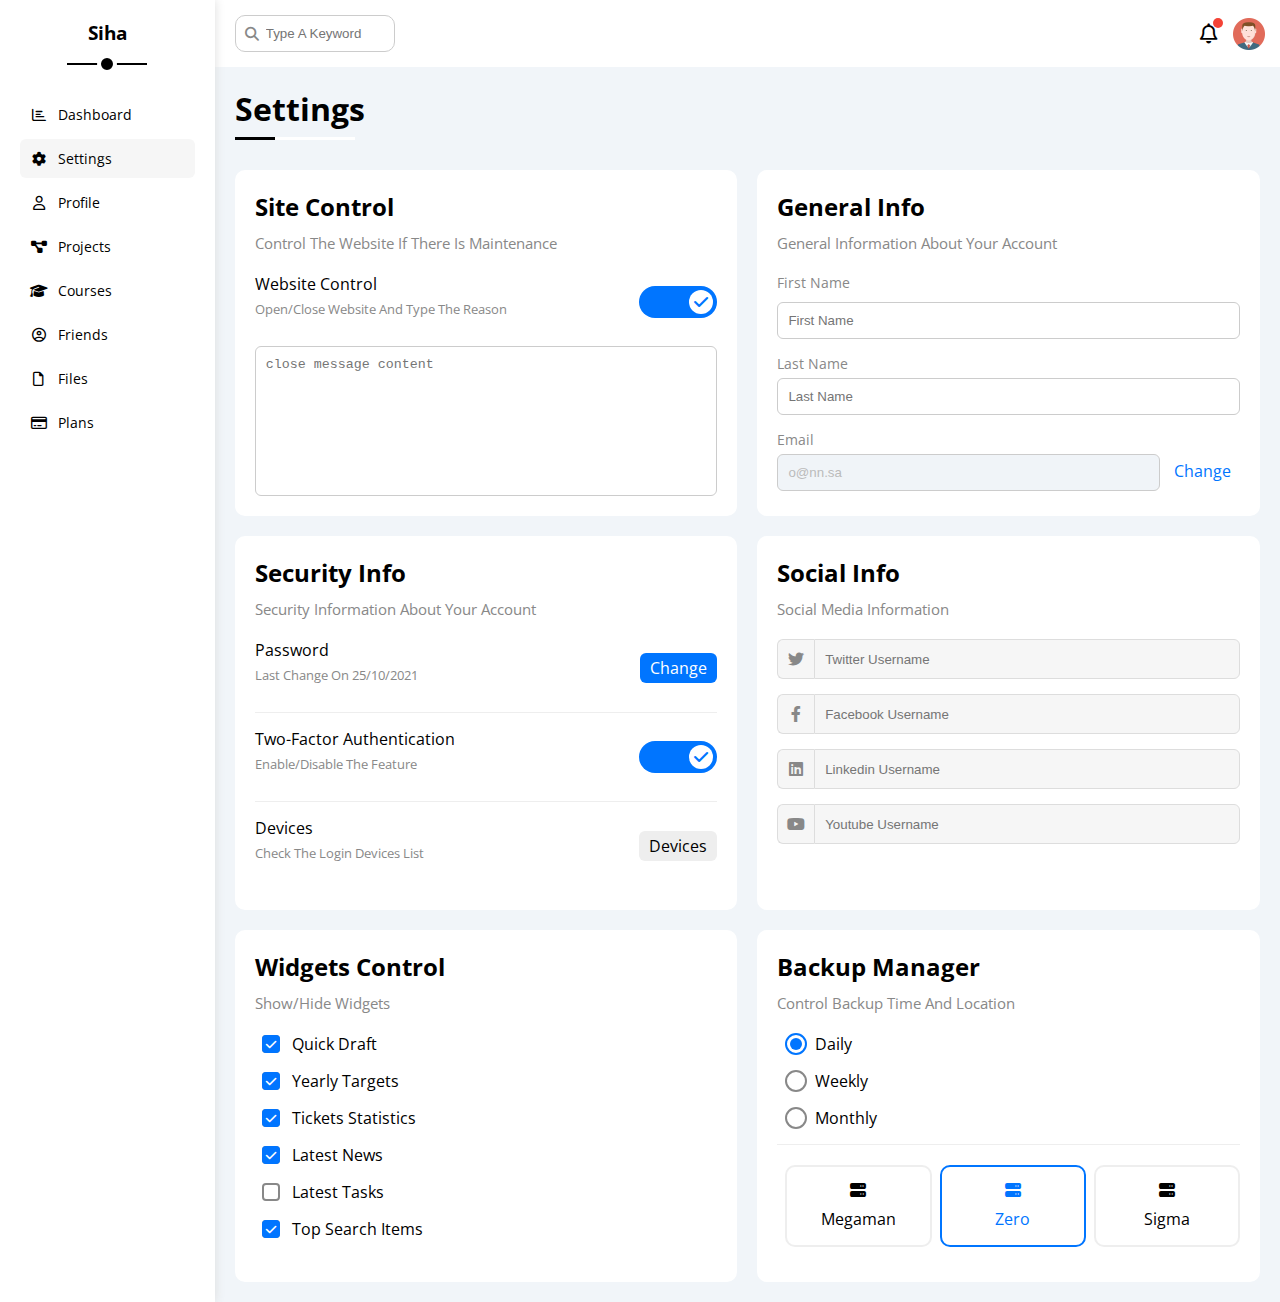
<file: settings.html>
<!DOCTYPE html>
<html lang="en">
<head>
  <meta charset="UTF-8">
  <meta http-equiv="X-UA-Compatible" content="IE=edge">
  <meta name="viewport" content="width=device-width, initial-scale=1.0">
  <link rel="stylesheet" href="css/all.min.css">
  <link rel="stylesheet" href="css/framework.css">
  <link rel="stylesheet" href="css/master.css">
  <link rel="preconnect" href="https://fonts.googleapis.com" />
  <link rel="preconnect" href="https://fonts.gstatic.com" crossorigin />
  <link href="https://fonts.googleapis.com/css2?family=Open+Sans:wght@300;500&#038;display=swap" rel="stylesheet" />
  <title>Settings</title>
</head>
<body>
  <div class="page d-flex">
    <div class="sidebar bg-white p-20 p-relative">
      <h3 class="p-relative txt-c mt-0">Siha</h3>
      <ul>
        <li>
          <a class="d-flex align-center fs-14 c-black rad-6 p-10" href="index.html">
            <i class="fa-regular fa-chart-bar fa-fw"></i>
            <span>Dashboard</span>
          </a>
        </li>
        <li>
          <a class="active d-flex align-center fs-14 c-black rad-6 p-10" href="settings.html">
            <i class="fa-solid fa-gear fa-fw"></i>
            <span>Settings</span>
          </a>
        </li>
        <li>
          <a class="d-flex align-center fs-14 c-black rad-6 p-10" href="profile.html">
            <i class="fa-regular fa-user fa-fw"></i>
            <span>Profile</span>
          </a>
        </li>
        <li>
          <a class="d-flex align-center fs-14 c-black rad-6 p-10" href="projects.html">
            <i class="fa-solid fa-diagram-project fa-fw"></i>
            <span>Projects</span>
          </a>
        </li>
        <li>
          <a class="d-flex align-center fs-14 c-black rad-6 p-10" href="courses.html">
            <i class="fa-solid fa-graduation-cap fa-fw"></i>
            <span>Courses</span>
          </a>
        </li>
        <li>
          <a class="d-flex align-center fs-14 c-black rad-6 p-10" href="friends.html">
            <i class="fa-regular fa-circle-user fa-fw"></i>
            <span>Friends</span>
          </a>
        </li>
        <li>
          <a class="d-flex align-center fs-14 c-black rad-6 p-10" href="files.html">
            <i class="fa-regular fa-file fa-fw"></i>
            <span>Files</span>
          </a>
        </li>
        <li>
          <a class="d-flex align-center fs-14 c-black rad-6 p-10" href="plans.html">
            <i class="fa-regular fa-credit-card fa-fw"></i>
            <span>Plans</span>
          </a>
        </li>
      </ul>
    </div>
    <div class="content w-full">
      <!-- start head -->
      <div class="head bg-white p-15 between-flex">
        <div class="search p-relative">
          <input class="p-10" type="search" placeholder="Type A Keyword">
        </div>
        <div class="icons d-flex align-center">
          <span class="notification p-relative">
            <i class="fa-regular fa-bell fa-lg"></i>
          </span>
          <img src="imgs/avatar.png" alt="photo">
        </div>
      </div>
      <!-- end head -->
      <h1 class="p-relative">Settings</h1>
      <div class="settings-page m-20 d-grid gap-20">
        <!-- start settings box -->
        <div class="p-20 bg-white rad-10">
          <h2 class="mt-0 mb-10">Site Control</h2>
          <p class="mt-0 mb-20 c-grey fs-15">Control The Website If There Is Maintenance</p>
          <div class="mb-15 between-flex">
            <div>
              <span>Website Control</span>
              <p class="c-grey mt-5 mb-0 fs-13">Open/Close Website And Type The Reason</p>
            </div>
            <div>
              <label>
                <input class="toggle-checkbox" type="checkbox" checked />
                <div class="toggle-switch"></div>
              </label>
            </div>
          </div>
          <textarea class="close-message p-10 rad-6 d-block w-full" placeholder="close message content"></textarea>
        </div>
        <!-- end settings box -->
        <!-- start settings box -->
        <div class="p-20 bg-white rad-10">
          <h2 class="mt-0 mb-10">General Info</h2>
          <p class="mt-0 mb-20 c-grey fs-15">General Information About Your Account</p>
          <div class="mb-15">
            <label class="fs-14 c-grey d-block mb-10" for="first">First Name</label>
            <input
              class="b-none border-ccc p-10 rad-6 d-block w-full"
              type="text"
              id="first"
              placeholder="First Name">
          </div>
          <div class="mb-15">
            <label class="fs-14 c-grey d-block mb-5" for="last">Last Name</label>
            <input
              class="b-none border-ccc p-10 rad-6 d-block w-full"
              id="last"
              type="text"
              placeholder="Last Name">
          </div>
          <div>
            <label class="fs-14 c-grey d-block mb-5" for="email">Email</label>
            <input
              class="email b-none border-ccc p-10 rad-6 w-full mr-10"
              id="email"
              type="email"
              value="o@nn.sa"
              disabled>
            <a class="c-blue" href="#">Change</a>
          </div>
        </div>
        <!-- end settings box -->
        <!-- start settings box -->
        <div class="p-20 bg-white rad-10">
          <h2 class="mt-0 mb-10">Security Info</h2>
          <p class="mt-0 mb-20 c-grey fs-15">Security Information About Your Account</p>
          <div class="sec-box mb-15 between-flex">
            <div>
              <span>Password</span>
              <p class="c-grey mt-5 mb-0 fs-13">Last Change On 25/10/2021</p>
            </div>
            <a class="button bg-blue c-white btn-shape" href="#">Change</a>
          </div>
          <div class="sec-box mb-15 between-flex">
            <div>
              <span>Two-Factor Authentication</span>
              <p class="c-grey mt-5 mb-0 fs-13">Enable/Disable The Feature</p>
            </div>
            <label>
              <input class="toggle-checkbox" type="checkbox" checked />
              <div class="toggle-switch"></div>
            </label>
          </div>
          <div class="sec-box between-flex">
            <div>
              <span>Devices</span>
              <p class="c-grey mt-5 mb-0 fs-13">Check The Login Devices List</p>
            </div>
            <a class="bg-eee c-black btn-shape" href="#">Devices</a>
          </div>
        </div>
        <!-- end settings box -->
        <!-- start settings box -->
        <div class="social-boxes p-20 bg-white rad-10">
          <h2 class="mt-0 mb-10">Social Info</h2>
          <p class="mt-0 mb-20 c-grey fs-15">Social Media Information</p>
          <div class="d-flex align-center mb-15">
            <i class="fa-brands fa-twitter center-flex c-grey"></i>
            <input class="w-full" type="text" placeholder="Twitter Username" />
          </div>
          <div class="d-flex align-center mb-15">
            <i class="fa-brands fa-facebook-f center-flex c-grey"></i>
            <input class="w-full" type="text" placeholder="Facebook Username" />
          </div>
          <div class="d-flex align-center mb-15">
            <i class="fa-brands fa-linkedin center-flex c-grey"></i>
            <input class="w-full" type="text" placeholder="Linkedin Username" />
          </div>
          <div class="d-flex align-center">
            <i class="fa-brands fa-youtube center-flex c-grey"></i>
            <input class="w-full" type="text" placeholder="Youtube Username" />
          </div>
        </div>
        <!-- end settings box -->
        <!-- start settings box -->
        <div class="widgets-control p-20 bg-white rad-10">
          <h2 class="mt-0 mb-10">Widgets Control</h2>
          <p class="mt-0 mb-20 c-grey fs-15">Show/Hide Widgets</p>
          <div class="control d-flex align-center mb-15">
            <input type="checkbox" id="one" checked />
            <label for="one">Quick Draft</label>
          </div>
          <div class="control d-flex align-center mb-15">
            <input type="checkbox" id="two" checked />
            <label for="two">Yearly Targets</label>
          </div>
          <div class="control d-flex align-center mb-15">
            <input type="checkbox" id="three" checked />
            <label for="three">Tickets Statistics</label>
          </div>
          <div class="control d-flex align-center mb-15">
            <input type="checkbox" id="four" checked />
            <label for="four">Latest News</label>
          </div>
          <div class="control d-flex align-center mb-15">
            <input type="checkbox" id="five" />
            <label for="five">Latest Tasks</label>
          </div>
          <div class="control d-flex align-center mb-15">
            <input type="checkbox" id="six" checked />
            <label for="six">Top Search Items</label>
          </div>
        </div>
        <!-- end settings box -->
        <!-- start settings box -->
        <div class="backup-control p-20 bg-white rad-10">
          <h2 class="mt-0 mb-10">Backup Manager</h2>
          <p class="mt-0 mb-20 c-grey fs-15">Control Backup Time And Location</p>
          <div class="date d-flex align-center mb-15">
            <input type="radio" name="time" id="daily" checked />
            <label for="daily">Daily</label>
          </div>
          <div class="date d-flex align-center mb-15">
            <input type="radio" name="time" id="weekly" />
            <label for="weekly">Weekly</label>
          </div>
          <div class="date d-flex align-center mb-15">
            <input type="radio" name="time" id="monthly" />
            <label for="monthly">Monthly</label>
          </div>
          <div class="servers d-flex align-center txt-c">
            <input type="radio" name="servers" id="server-one">
            <div class="server mb-15 rad-10 w-full">
              <label class="d-block m-15" for="server-one">
                <i class="fa-solid fa-server d-block mb-10"></i>
                Megaman
              </label>
            </div>
            <input type="radio" name="servers" id="server-two" checked>
            <div class="server mb-15 rad-10 w-full">
              <label class="d-block m-15" for="server-two">
                <i class="fa-solid fa-server d-block mb-10"></i>
                Zero
              </label>
            </div>
            <input type="radio" name="servers" id="server-three">
            <div class="server mb-15 rad-10 w-full">
              <label class="d-block m-15" for="server-three">
                <i class="fa-solid fa-server d-block mb-10"></i>
                Sigma
              </label>
            </div>
          </div>
        </div>
        <!-- end settings box -->
      </div>
    </div>
  </div>
</body>
</html>
</file>
<file: css/framework.css>
:root {
  --blue-color: #0075ff;
  --blue-alt-color: #0d69d5;
  --orange-color: #f59e0b;
  --green-color: #22c55e;
  --red-color: #f44336;
  --grey-color: #888;
}
/* Start Box */
.d-flex {
  display: flex;
}
.f-wrap {
  flex-wrap: wrap;
}
.align-center {
  align-items: center;
}
.space-between {
  justify-content: space-between;
}
.d-grid {
  display: grid;
}
.gap-20 {
  gap: 20px;
}
.d-block {
  display: block;
}
@media (max-width: 767px) {
  .block-mobile {
    display: block;
  }
  .hide-mobile {
    display: none;
  }
}
/* End Box */
/* Start Padding + Margin */
.p-10 {
  padding: 10px;
}
.p-15 {
  padding: 15px;
}
.p-20 {
  padding: 20px;
}
.pt-10 {
  padding-top: 10px;
}
.pt-15 {
  padding-top: 15px;
}
.pt-20 {
  padding-top: 20px;
}
.pb-10 {
  padding-bottom: 10px;
}
.pb-15 {
  padding-bottom: 15px;
}
.pb-20 {
  padding-bottom: 20px;
}
.pl-15 {
  padding-left: 15px;
}
.m-0 {
  margin: 0;
}
.m-15 {
  margin: 15px;
}
.m-20 {
  margin: 20px;
}
.mt-0 {
  margin-top: 0;
}
.mt-5 {
  margin-top: 5px;
}
.mt-10 {
  margin-top: 10px;
}
.mt-15 {
  margin-top: 15px;
}
.mt-20 {
  margin-top: 20px;
}
.mt-25 {
  margin-top: 25px;
}
.mr-10 {
  margin-right: 10px;
}
.mr-15 {
  margin-right: 15px;
}
.mb-5 {
  margin-bottom: 5px;
}
.mb-10 {
  margin-bottom: 10px;
}
.mb-15 {
  margin-bottom: 15px;
}
.mb-20 {
  margin-bottom: 20px;
}
.mb-25 {
  margin-bottom: 25px;
}
/* End Padding + Margin */
/* Start Color */
.c-black {
  color: black;
}
.c-white {
  color: white;
}
.c-grey {
  color: var(--grey-color);
}
.c-red {
  color: var(--red-color);
}
.c-green {
  color: var(--green-color);
}
.c-blue {
  color: var(--blue-color);
}
.c-orange {
  color: var(--orange-color);
}
.bg-red {
  background-color: var(--red-color);
}
.bg-green {
  background-color: var(--green-color);
}
.bg-blue {
  background-color: var(--blue-color);
}
.bg-orange {
  background-color: var(--orange-color);
}
.bg-white {
  background-color: white;
}
.bg-eee {
  background-color: #eee;
}
/* End Color */
/* Start Position */
.p-relative {
  position: relative;
}
.p-absolute {
  position: absolute;
}
/* End Position */
/* Start Font */
.txt-c {
  text-align: center;
}
.fs-13 {
  font-size: 13px;
}
.fs-14 {
  font-size: 14px;
}
.fs-15 {
  font-size: 15px;
}
.fs-25 {
  font-size: 25px;
}
.fw-bold {
  font-weight: bold;
}
@media (max-width: 767px) {
  .txt-c-mobile {
    text-align: center;
  }
}
/* End Font */
/* Start Border */
.rad-6 {
  border-radius: 6px;
}
.rad-10 {
  border-radius: 10px;
}
.rad-half {
  border-radius: 50%;
}
.b-none {
  border: none;
}
.border-ccc {
  border: 1px solid #ccc;
}
.border-eee {
  border: 1px solid #eee;
}

/* End Border */
/* Start Width + Height */
.w-full {
  width: 100%;
}
.w-100 {
  width: 100px;
}
.w-fit {
  width: fit-content;
}
.h-full {
  height: 100%;
}
.h-100 {
  height: 100px;
}
/* End Width + Height */
/* Start Components */
.center-flex {
  display: flex;
  align-items: center;
  justify-content: center;
}
.between-flex {
  display: flex;
  align-items: center;
  justify-content: space-between;
}
.btn-shape {
  padding: 4px 10px;
  border-radius: 6px;
}
/* End Components */
</file>
<file: css/master.css>
:root {
  --blue-color: #0075ff;
  --blue-alt-color: #0d69d5;
  --orange-color: #f59e0b;
  --green-color: #22c55e;
  --red-color: #f44336;
  --grey-color: #888;
}
* {
  box-sizing: border-box;
}
body {
  font-family: "Open Sans", sans-serif;
  margin: 0;
}
*:focus {
  outline: none;
}
a {
  text-decoration: none;
}
ul {
  list-style: none;
  padding: 0;
}
::-webkit-scrollbar {
  width: 15px;
}
::-webkit-scrollbar-track {
  background-color: white;
}
::-webkit-scrollbar-thumb {
  background-color: var(--blue-color);
}
::-webkit-scrollbar-thumb:hover {
  background-color: var(--blue-alt-color);
}
.page {
  background-color: #f1f5f9;
  min-height: 100vh;
}
/* start sidebar */
.sidebar {
  width: 250px;
  box-shadow: 0 0 10px #ddd;
}
.sidebar > h3 {
  margin-bottom: 50px;
}
.sidebar > h3::before,
.sidebar > h3::after {
  content: "";
  background-color: black;
  transform: translateX(-50%);
  position: absolute;
  left: 50%;
}
.sidebar > h3::before {
  width: 80px;
  height: 2px;
  bottom: -20px;
}
.sidebar > h3::after {
  width: 12px;
  height: 12px;
  bottom: -29px;
  border-radius: 50%;
  border: 4px solid white;
}
.sidebar ul li a {
  transition: 0.3s;
  margin-bottom: 5px;
}
.sidebar ul li a:hover,
.sidebar ul li a.active {
  background-color: #f6f6f6;
}
.sidebar ul li a span {
  font-size: 14px;
  margin-left: 10px;
}
@media (max-width: 767px) {
  .sidebar {
    width: 58px;
    padding: 10px;
  }
  .sidebar > h3 {
    font-size: 13px;
    margin-bottom: 15px;
  }
  .sidebar > h3::before,
  .sidebar > h3::after {
    display: none;
  }
  .sidebar ul li a span {
    display: none;
  }
}
/* end sidebar */
/* start content */
.content {
  overflow: hidden;
}
.head .search::before {
  font-family: var(--fa-style-family-classic);
  content: "\f002";
  font-weight: 900;
  position: absolute;
  left: 15px;
  top: 50%;
  transform: translateY(-50%);
  font-size: 14px;
  color: var(--grey-color);
}
.head .search input {
  border: 1px solid #ccc;
  border-radius: 10px;
  margin-left: 5px;
  padding-left: 30px;
  width: 160px;
  transition: width 0.3s; 
}
.head .search input:focus {
  width: 200px;
}
.head .search input:focus::placeholder {
  opacity: 0;
}
.head .icons .notification::before {
  content: "";
  position: absolute;
  width: 10px;
  height: 10px;
  background: var(--red-color);
  border-radius: 50%;
  right: -5px;
  top: -5px;
}
.head .icons img {
  width: 32px;
  height: 32px;
  margin-left: 15px;
}
.page h1 {
  margin: 20px 20px 40px;
}
.page h1::before,
.page h1::after {
  content: "";
  height: 3px;
  position: absolute;
  bottom: -10px;
  left: 0;
}
.page h1::before {
  background-color: white;
  width: 120px;
}
.page h1::after {
  background-color: black;
  width: 40px;
}
.wrapper {
  grid-template-columns: repeat(auto-fill, minmax(450px, 1fr));
  margin-left: 20px;
  margin-right: 20px;
  margin-bottom: 20px;
}
@media (max-width: 767px) {
  .wrapper {
    grid-template-columns: minmax(200px, 1fr);
    margin-left: 10px;
    margin-right: 10px;
    gap: 10px;
  }
}
/* end content */
/* start welcome widget */
.welcome {
  overflow: hidden;
}
.welcome .intro img {
  width: 200px;
  margin-bottom: -10px;
}
.welcome .avatar {
  width: 64px;
  height: 64px;
  border: 2px solid white;
  border-radius: 50%;
  padding: 2px;
  box-shadow: 0 0 5px #ddd;
  margin-left: 20px;
  margin-top: -32px;
}
.welcome .body {
  border-top: 1px solid #eee;
  border-bottom: 1px solid #eee;
}
.welcome .body > div {
  flex: 1;
}
.welcome .visit {
  margin: 0 15px 15px auto;
  transition: 0.3s;
}
.welcome .visit:hover {
  background-color: var(--blue-alt-color);
}
@media (max-width: 767px) {
  .welcome .intro {
    padding-bottom: 30px;
  }
  .welcome .avatar {
    margin-left: 0;
  }
  .welcome .body > div:not(:last-child) {
    margin-bottom: 20px;
  }
}
/* end welcome widget */
/* start quick draft widget */
.quick-draft textarea {
  resize: none;
  min-height: 180px;
}
.quick-draft .save {
  margin-left: auto;
  transition: 0.3s;
  cursor: pointer;
}
.quick-draft .save:hover {
  background-color: var(--blue-alt-color);
}
/* end quick draft widget */
/* start targets */
.targets .target-row .icon {
  width: 80px;
  height: 80px;
  margin-right: 15px;
}
.targets .details {
  flex: 1;
}
.targets .details .progress {
  height: 4px;
}
.targets .details .progress > span {
  position: absolute;
  left: 0;
  top: 0;
  height: 100%;
}
.targets .details .progress > span span {
  position: absolute;
  bottom: 16px;
  right: -16px;
  color: white;
  padding: 2px 5px;
  border-radius: 6px;
  font-size: 13px;
}
.targets .details .progress > span span::after {
  content: "";
  border-color: transparent;
  border-width: 5px;
  border-style: solid;
  position: absolute;
  bottom: -9px;
  left: 50%;
  transform: translateX(-50%);
}
.targets .details .progress > .blue span::after {
  border-top-color: var(--blue-color);
}
.targets .details .progress > .orange span::after {
  border-top-color: var(--orange-color);
}
.targets .details .progress > .green span::after {
  border-top-color: var(--green-color);
}
.blue .icon,
.blue .progress {
  background-color: rgb(0 117 255 / 20%);
}
.orange .icon,
.orange .progress {
  background-color: rgb(245 158 11 / 20%);
}
.green .icon,
.green .progress {
  background-color: rgb(34 197 94 / 20%);
}
/* end targets */
/* start tickets */
.tickets .box {
  border: 1px solid #ccc;
  width: calc(50% - 10px);
}
@media (max-width: 767px) {
  .tickets .box {
    width: 100%;
  }
}
/* end tickets */
/* start latest news */
.latest-news .news-row:not(:last-of-type) {
  margin-bottom: 20px;
  padding-bottom: 20px;
  border-bottom: 1px solid #eee;
}
.latest-news .news-row img {
  width: 100px;
  border-radius: 6px;
  margin-right: 15px;
}
.latest-news .info {
  flex-grow: 1;
}
.latest-news .info h3 {
  margin: 0 0 6px;
  font-size: 16px;
}
@media (max-width: 767px) {
  .latest-news .news-row {
    display: block;
  }
  .latest-news .news-row .label {
    margin: 10px auto;
    width: fit-content;
  }
}
/* end latest news */
/* start tasks */
.tasks .task-row:not(:last-of-type) {
  margin-bottom: 15px;
  padding-bottom: 15px;
  border-bottom: 1px solid #eee;
}
.tasks .info {
  flex-grow: 1;
}
.tasks .done {
  opacity: 0.3;
}
.tasks .done .info {
  text-decoration: line-through;
}
.tasks .delete {
  cursor: pointer;
  transition: 0.3s;
}
.tasks .delete:hover {
  color: var(--red-color);
}
/* end tasks */
/* start latest uploads */
.latest-uploads ul li:not(:last-child) {
  border-bottom: 1px solid #eee;
}
.latest-uploads ul li img {
  width: 40px;
  height: 40px;
}
/* end latest uploads */
/* start last project */
.last-project ul::before {
  content: "";
  position: absolute;
  left: 11px;
  width: 2px;
  height: 100%;
  background: var(--blue-color);
}
.last-project ul li::before {
  content: "";
  width: 20px;
  height: 20px;
  display: block;
  border-radius: 50%;
  background: white;
  border: 2px solid white;
  outline: 2px solid var(--blue-color);
  margin-right: 15px;
  z-index: 1;
}
.last-project ul li.done::before {
  background-color: var(--blue-color);
}
.last-project ul li.current::before {
  animation: change-color 0.8s infinite alternate;
}
.last-project .launch-icon {
  position: absolute;
  width: 160px;
  right: 0;
  bottom: 0;
  opacity: 0.1;
}
/* end last project */
/* start reminders */
.reminders ul li .key {
  width: 15px;
  height: 15px;
}
.reminders ul li > .blue {
  border-left: 2px solid var(--blue-color);
}
.reminders ul li > .green {
  border-left: 2px solid var(--green-color);
}
.reminders ul li > .orange {
  border-left: 2px solid var(--orange-color);
}
.reminders ul li > .red {
  border-left: 2px solid var(--red-color);
}
/* end reminders */
/* start latest post */
.latest-post .avatar {
  width: 48px;
  height: 48px;
}
.latest-post .post-content {
  text-transform: capitalize;
  line-height: 1.8;
  border-top: 1px solid #eee;
  border-bottom: 1px solid #eee;
  min-height: 140px;
}
/* end latest post */
/* start social media */
.social-media .box {
  padding-left: 70px;
}
.social-media .box i {
  position: absolute;
  left: 0;
  top: 0;
  width: 52px;
  transition: 0.3s;
}
.social-media .box i:hover {
  transform: rotate(5deg);
}
.social-media .twitter {
  background-color: rgb(29 161 242 / 20%);
  color: #1da1f2;
}
.social-media .twitter i,
.social-media .twitter a {
  background-color: #1da1f2;
}
.social-media .facebook {
  background-color: rgb(24 119 242 / 20%);
  color: #1da1f2;
}
.social-media .facebook i,
.social-media .facebook a {
  background-color: #1877f2;
}
.social-media .youtube {
  background-color: rgb(255 0 0 / 20%);
  color: #ff0000;
}
.social-media .youtube i,
.social-media .youtube a {
  background-color: #ff0000;
}
.social-media .linkedin {
  background-color: rgb(0 119 181 / 20%);
  color: #0077b5;
}
.social-media .linkedin i,
.social-media .linkedin a {
  background-color: #0077b5;
}
/* end social media */
/* start project table */
.projects .responsive-table {
  overflow-x: auto;
  border-spacing: 0;
}
.projects table {
  min-width: 1000px;
  border-spacing: 0;
}
.projects thead td {
  background-color: #eee;
  font-weight: bold;
}
.projects table td {
  padding: 15px;
}
.projects tbody td {
  border-bottom: 1px solid #eee;
  border-left: 1px solid #eee;
  transition: 0.3s;
}
.projects table tbody tr td:last-child {
  border-right: 1px solid #eee;
}
.projects tbody tr:hover td {
  background-color: #faf7f7;
}
.projects table img {
  width: 32px;
  height: 32px;
  border-radius: 50%;
  padding: 2px;
  background-color: white;
}
.projects table img:not(:first-child) {
  margin-left: -20px;
}
.projects table .label {
  font-size: 13px;
}
/* end project table */
/* start settings */
.settings-page {
  grid-template-columns: repeat(auto-fill, minmax(500px,1fr));
}
@media (max-width: 767px) {
  .settings-page {
    grid-template-columns: minmax(100px, 1fr);
    margin-left: 10px;
    margin-right: 10px;
    gap: 10px;
  }
}
.settings-page .close-message {
  border: 1px solid #ccc;
  resize: none;
  min-height: 150px;
}
.settings-page .email {
  display: inline-flex;
  width: calc(100% - 80px);
}
.settings-page .sec-box {
 padding-bottom: 15px; 
}
.settings-page .sec-box:not(:last-of-type) {
  border-bottom: 1px solid #eee;
}
.settings-page .sec-box .button {
  transition: 0.3s;
}
.settings-page .sec-box .button:hover {
  background-color: var(--blue-alt-color);
}
.settings-page .social-boxes i {
  width: 40px;
  height: 40px;
  background: #f6f6f6;
  border: 1px solid #ddd;
  border-right: none;
  border-radius: 6px 0 0 6px;
  transition: 0.3s;
}
.settings-page .social-boxes input {
  height: 40px;
  background: #f6f6f6;
  border: 1px solid #ddd;
  padding-left: 10px;
  border-radius: 0 6px 6px 0;
}
.settings-page .social-boxes > div:focus-within i {
  color: black;
}
.widgets-control .control input[type="checkbox"] {
  appearance: none;
}
.widgets-control .control label {
  padding-left: 30px;
  cursor: pointer;
  position: relative;
}
.widgets-control .control label::before {
  content: "";
  position: absolute;
  left: 0;
  top: 50%;
  margin-top: -9px;
  border-radius: 4px;
  width: 14px;
  height: 14px;
  border: 2px solid var(--grey-color);
}
.widgets-control .control label:hover::before {
  border-color: var(--blue-alt-color);
}
.widgets-control .control label::after {
  font-family: var(--fa-style-family-classic);
  content: "\f00c";
  font-weight: 900;
  position: absolute;
  left: 0;
  top: 50%;
  margin-top: -9px;
  border-radius: 4px;
  background-color: var(--blue-color);
  color: white;
  font-size: 12px;
  width: 18px;
  height: 18px;
  display: flex;
  justify-content: center;
  align-items: center;
  transform: scale(0) rotate(360deg);
  transition: 0.3s;
}
.widgets-control .control input[type="checkbox"]:checked + label::after {
  transform: scale(1);
}
.backup-control input[type="radio"] {
  appearance: none;
}
.backup-control .date label {
  padding-left: 30px;
  cursor: pointer;
  position: relative;
}
.backup-control .date label::before {
  content: "";
  position: absolute;
  top: 50%;
  left: 0;
  margin-top: -11px;
  width: 18px;
  height: 18px;
  border: 2px solid var(--grey-color);
  border-radius: 50%;
}
.backup-control .date label::after {
  content: "";
  position: absolute;
  left: 5px;
  top: 5px;
  width: 12px;
  height: 12px;
  background: var(--blue-color);
  border-radius: 50%;
  transition: 0.3s;
  transform: scale(0);
}
.backup-control .date input[type="radio"]:checked + label::before {
  border-color: var(--blue-color);
}
.backup-control .date input[type="radio"]:checked + label::after {
  transform: scale(1);
}
.backup-control .servers {
  border-top: 1px solid #eee;
  padding-top: 20px;
}
@media (max-width: 767px) {
  .backup-control .servers {
    flex-wrap: wrap;
  }
}
.backup-control .servers .server {
  border: 2px solid #eee;
  position: relative;
}
.backup-control .servers .server label {
  cursor: pointer;
}
.backup-control .servers input[type="radio"]:checked + .server {
  border-color: var(--blue-color);
  color: var(--blue-color);
}
.toggle-checkbox {
  appearance: none;
  display: none;
}
.toggle-switch {
  background: #ccc;
  width: 78px;
  height: 32px;
  border-radius: 16px;
  position: relative;
  transition: 0.3s;
  cursor: pointer;
}
.toggle-switch::before {
  font-family: var(--fa-style-family-classic);
  content: "\f00d";
  font-weight: 900;
  background: white;
  width: 24px;
  height: 24px;
  position: absolute;
  border-radius: 50%;
  top: 4px;
  left: 4px;
  display: flex;
  justify-content: center;
  align-items: center;
  color: #aaa;
  transition: 0.3s;
}
.toggle-checkbox:checked + .toggle-switch {
  background-color: var(--blue-color);
}
.toggle-checkbox:checked + .toggle-switch::before {
  content: "\f00c";
  left: 50px;
  color: var(--blue-color);
}
.settings-page :disabled {
  cursor: no-drop;
  background-color: #f0f4f8;
  color: #bbb;
}
/* end settings */
/* start profile page */
@media (max-width: 767px) {
  .profile-page .overview {
    flex-direction: column;
  }
}
.profile-page .avatar-box {
  width: 300px;
}
@media (min-width: 768px) {
  .profile-page .avatar-box {
    border-right: 1px solid #eee;
  }
}
.profile-page .avatar-box > img {
  width: 120px;
  height: 120px;
}
.profile-page .avatar-box .level {
  height: 6px;
  overflow: hidden;
  margin: auto;
  width: 70%;
}
.profile-page .avatar-box .level span {
  position: absolute;
  left: 0;
  top: 0;
  height: 100%;
  background: var(--blue-color);
  border-radius: 6px;
}
.profile-page .info-box .box {
  flex-wrap: wrap;
  border-bottom: 1px solid #eee;
  transition: 0.3s;
}
.profile-page .info-box .box:hover {
  background-color: #f9f9f9;
}
.profile-page .info-box .box > div {
  min-width: 250px;
  padding: 10px 0 0;
}
.profile-page .info-box h4 {
  font-weight: normal;
}
@media (max-width: 767px) {
  .profile-page .info-box .toggle-switch {
    margin: auto;
  }
  .profile-page .info-box .box > div {
    flex-grow: 1;
  }
}
@media (max-width: 767px) {
  .profile-page .other-data {
    flex-direction: column;
  }
}
.profile-page .skills-card {
  flex-grow: 1;
}
.profile-page .skills-card ul li {
  padding: 15px 0;
}
.profile-page .skills-card ul li:not(:last-child) {
  border-bottom: 1px solid #eee;
}
.profile-page .skills-card ul li span {
  display: inline-flex;
  padding: 4px 10px;
  background-color: #eee;
  border-radius: 6px;
  font-size: 14px;
}
.profile-page .skills-card ul li span:not(:last-child) {
  margin-right: 5px;
}
.profile-page .activities {
  flex-grow: 2;
}
.profile-page .activities .activity:not(:last-of-type) {
  border-bottom: 1px solid #eee;
  padding-bottom: 20px;
  margin-bottom: 20px;
}
.profile-page .activity img {
  width: 64px;
  height: 64px;
  margin-right: 10px;
}
@media (min-width: 768px) {
  .profile-page .activity .date {
    margin-left: auto;
  }
}
@media (max-width: 767px) {
  .profile-page .activity {
    flex-direction: column;
  }
  .profile-page .activity img {
    margin-right: 0;
    margin-bottom: 15px;
  }
  .profile-page .activity .date {
    margin-top: 15px;
  }
}
/* end profile page */
/* start projects page */
.projects-page {
  grid-template-columns: repeat(auto-fill, minmax(500px, 1fr));
}
@media (max-width: 767px) {
  .projects-page {
    grid-template-columns: minmax(200px, 1fr);
    margin-left: 10px;
    margin-right: 10px;
    gap: 10px;
  }
}
.projects-page .project .date {
  position: absolute;
  right: 10px;
  top: 10px;
}
.projects-page .project h4 {
  font-weight: normal;
}
.projects-page .project .team {
  position: relative;
  min-height: 80px;
}
.projects-page .project .team a {
  position: absolute;
  left: 0;
  bottom: 0;
}
.projects-page .project .team a:nth-child(2) {
  left: 25px;
}
.projects-page .project .team a:nth-child(3) {
  left: 50px;
}
.projects-page .project .team a:nth-child(4) {
  left: 75px;
}
.projects-page .project .team a:nth-child(5) {
  left: 100px;
}
.projects-page .project .team a:hover {
  z-index: 1000;
}
.projects-page .project .team img {
  width: 40px;
  height: 40px;
  border-radius: 50%;
  border: 2px solid white;
}
.projects-page .project .do {
  justify-content: flex-end;
  border-top: 1px solid #eee;
  padding-top: 15px;
  margin-top: 15px;
}
@media (max-width: 767px) {
  .projects-page .project .do {
    flex-direction: column;
  }
}
.projects-page .project .do span {
  padding: 3px 8px;
  margin-left: 5px;
  width: fit-content;
}
@media (max-width: 767px) {
  .projects-page .project .do span:not(:last-child) {
    margin-bottom: 15px;
  }
}
.projects-page .project .info {
  border-top: 1px solid #eee;
  margin-top: 15px;
  padding-top: 15px;
}
@media (max-width: 767px) {
  .projects-page .project .info {
    flex-direction: column;
  }
}
.projects-page .project .prog {
  height: 8px;
  width: 260px;
  position: relative;
  border-radius: 6px;
}
@media (max-width: 767px) {
  .projects-page .project .prog {
    margin-bottom: 15px;
  }
}
.projects-page .project .prog span {
  position: absolute;
  left: 0;
  top: 0;
  height: 100%;
  border-radius: 6px;
}
/* end projects page */
/* start courses page */
.courses-page {
  grid-template-columns: repeat(auto-fill, minmax(300px, 1fr));
}
@media (max-width: 767px) {
  .courses-page {
    grid-template-columns: minmax(200px, 1fr);
    margin-left: 10px;
    margin-right: 10px;
    gap: 10px;
  }
}
.courses-page .course {
  overflow: hidden;
}
.courses-page .course .cover {
  width: 100%;
}
.courses-page .course .instructor {
  position: absolute;
  width: 64px;
  height: 64px;
  border-radius: 50%;
  top: 20px;
  left: 20px;
  border: 2px solid white;
}
.courses-page .course .description {
  line-height: 1.6;
}
.courses-page .course .info {
  border-top: 1px solid #eee;
  font-size: 13px;
}
.courses-page .course .info .title {
  position: absolute;
  left: 50%;
  top: -13px;
  transform: translateX(-50%);
  font-size: 13px;
  height: 27px;
}
/* end courses page */
/* start friends page */
.friends-page {
  grid-template-columns: repeat(auto-fill, minmax(300px, 1fr));
}
@media (max-width: 767px) {
  .friends-page {
    grid-template-columns: minmax(200px, 1fr);
    margin-left: 10px;
    margin-right: 10px;
    gap: 10px;
  }
}
.friends-page .contact {
  position: absolute;
  left: 10px;
  top: 10px;
}
.friends-page .contact i {
  background: #eee;
  padding: 10px;
  border-radius: 50%;
  color: #666;
  font-size: 13px;
  cursor: pointer;
  transition: 0.3s;
}
.friends-page .contact i:hover {
  background-color: var(--blue-color);
  color: white;
}
.friends-page .friend .icons {
  border-top: 1px solid #eee;
  border-bottom: 1px solid #eee;
  margin-top: 15px;
  margin-bottom: 15px;
  padding-top: 15px;
  padding-bottom: 15px;
}
.friends-page .friend .icons i {
  margin-right: 5px;
}
.friends-page .friend .icons .vip {
  position: absolute;
  right: 0;
  top: 50%;
  transform: translateY(-50%);
  font-size: 40px;
  opacity: 0.2;
}
@media (max-width: 767px) {
  .friends-page .friend .info {
    flex-direction: column;
  }
  .friends-page .friend .info span {
    margin-bottom: 15px;
  }
}
/* end friends page */
/* start files page  */
.files-page {
  flex-direction: row-reverse;
  align-items: flex-start;
}
@media (max-width: 767px) {
  .files-page {
    flex-direction: column;
    align-items: normal;
  }
}
.files-page .files-stats {
  min-width: 260px;
}
.files-page .files-stats .icon {
  width: 40px;
  height: 40px;
  margin-right: 10px;
}
.files-page .files-stats .size {
  margin-left: auto;
}
.files-page .files-stats .blue {
  background-color: rgb(0 117 255 / 20%);
}
.files-page .files-stats .green {
  background-color: rgb(34 197 94 / 20%);
}
.files-page .files-stats .red {
  background-color: rgb(244 67 54 / 20%);
}
.files-page .files-stats .orange {
  background-color: rgb(245 158 11 / 20%);
}
.files-page .files-stats .upload {
  margin: 15px auto 0;
  padding: 10px 15px;
  transition: 0.3s;
}
.files-page .files-stats .upload:hover {
  background-color: var(--blue-alt-color);
}
.files-page .files-stats .upload:hover i {
  animation: go-up 0.8s infinite;
}
.files-page .files-content {
  flex: 1;
  grid-template-columns: repeat(auto-fill, minmax(200px, 1fr));
}
.files-page .files-content img {
  width: 64px;
  height: 64px;
  transition: 0.3s;
}
.files-page .files-content .file:hover img {
  transform: rotate(5deg);
}
.files-page .files-content .info {
  border-top: 1px solid #eee;
}
/* end files page  */
/* start plans page */
.plans-page {
  grid-template-columns: repeat(auto-fill, minmax(450px, 1fr));
}
@media (max-width: 767px) {
  .plans-page {
    grid-template-columns: minmax(250px, 1fr);
    margin-left: 10px;
    margin-right: 10px;
    gap: 10px;
  }
}
.plans-page .plan .top {
  border: 3px solid white;
  outline: 3px solid transparent;
}
.plans-page .plan.green .top {
  outline-color: var(--green-color);
}
.plans-page .plan.blue .top {
  outline-color: var(--blue-color);
}
.plans-page .plan.orange .top {
  outline-color: var(--orange-color);
}
.plans-page .plan .price {
  position: relative;
  font-size: 40px;
  width: fit-content;
  margin: auto;
}
.plans-page .plan .price span {
  position: absolute;
  left: -20px;
  top: 0;
  font-size: 25px;
}
.plans-page .plan ul li {
  padding: 15px 0;
  display: flex;
  align-items: center;
  font-size: 15px;
  border-bottom: 1px solid #eee;
}
.plans-page .plan ul li .yes {
  color: var(--green-color);
}
.plans-page .plan ul li i:not(.yes, .help) {
  color: var(--red-color);
}
.plans-page .plan ul li i:first-child {
  font-size: 18px;
  margin-right: 5px;
}
.plans-page .plan ul li .help {
  color: var(--grey-color);
  margin-left: auto;
  cursor: pointer;
}
/* end plans page */
/* start animation */
@keyframes change-color {
  from {
    background-color: var(--blue-color);
  }
  to {
    background-color: white;
  }
}
@keyframes go-up {
  0%, 100% {
    transform: translateY(0);
  }
  50% {
    transform: translateY(-5px);
  }
}
/* end animation */
</file>
